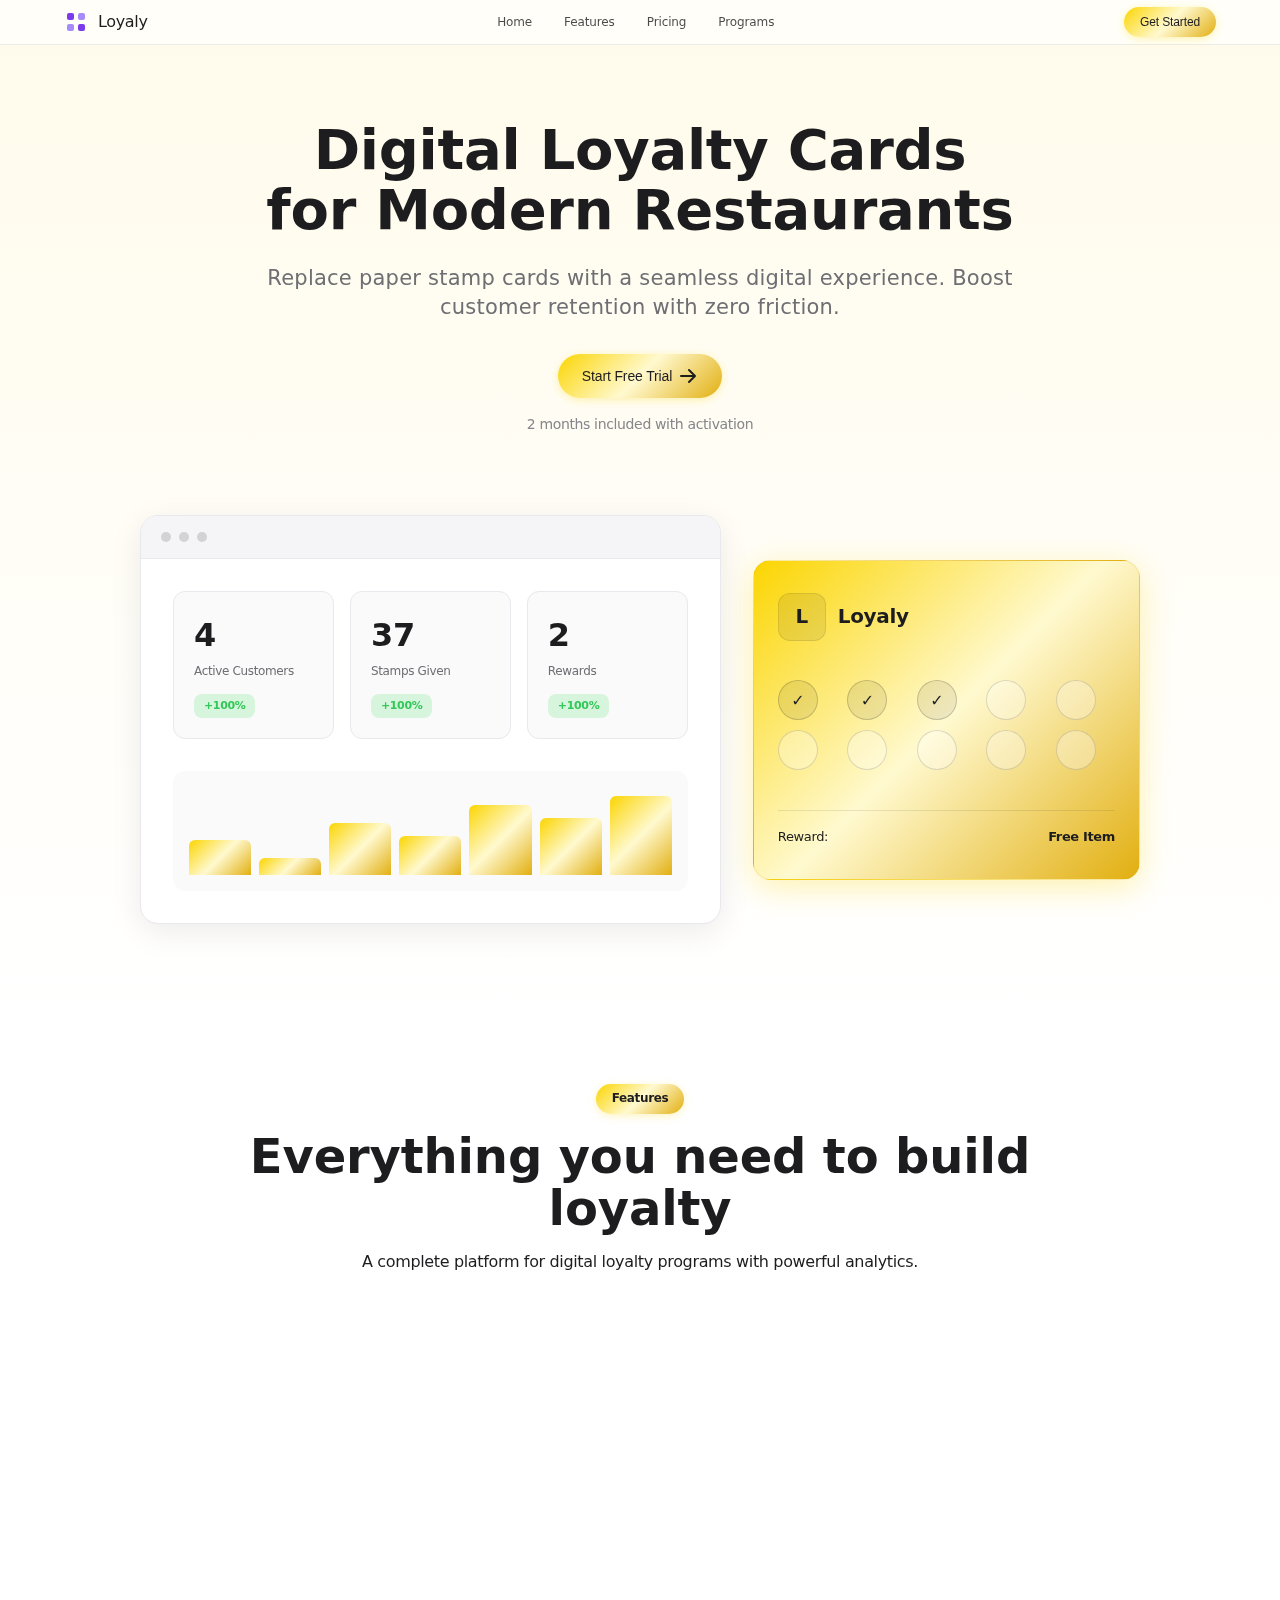
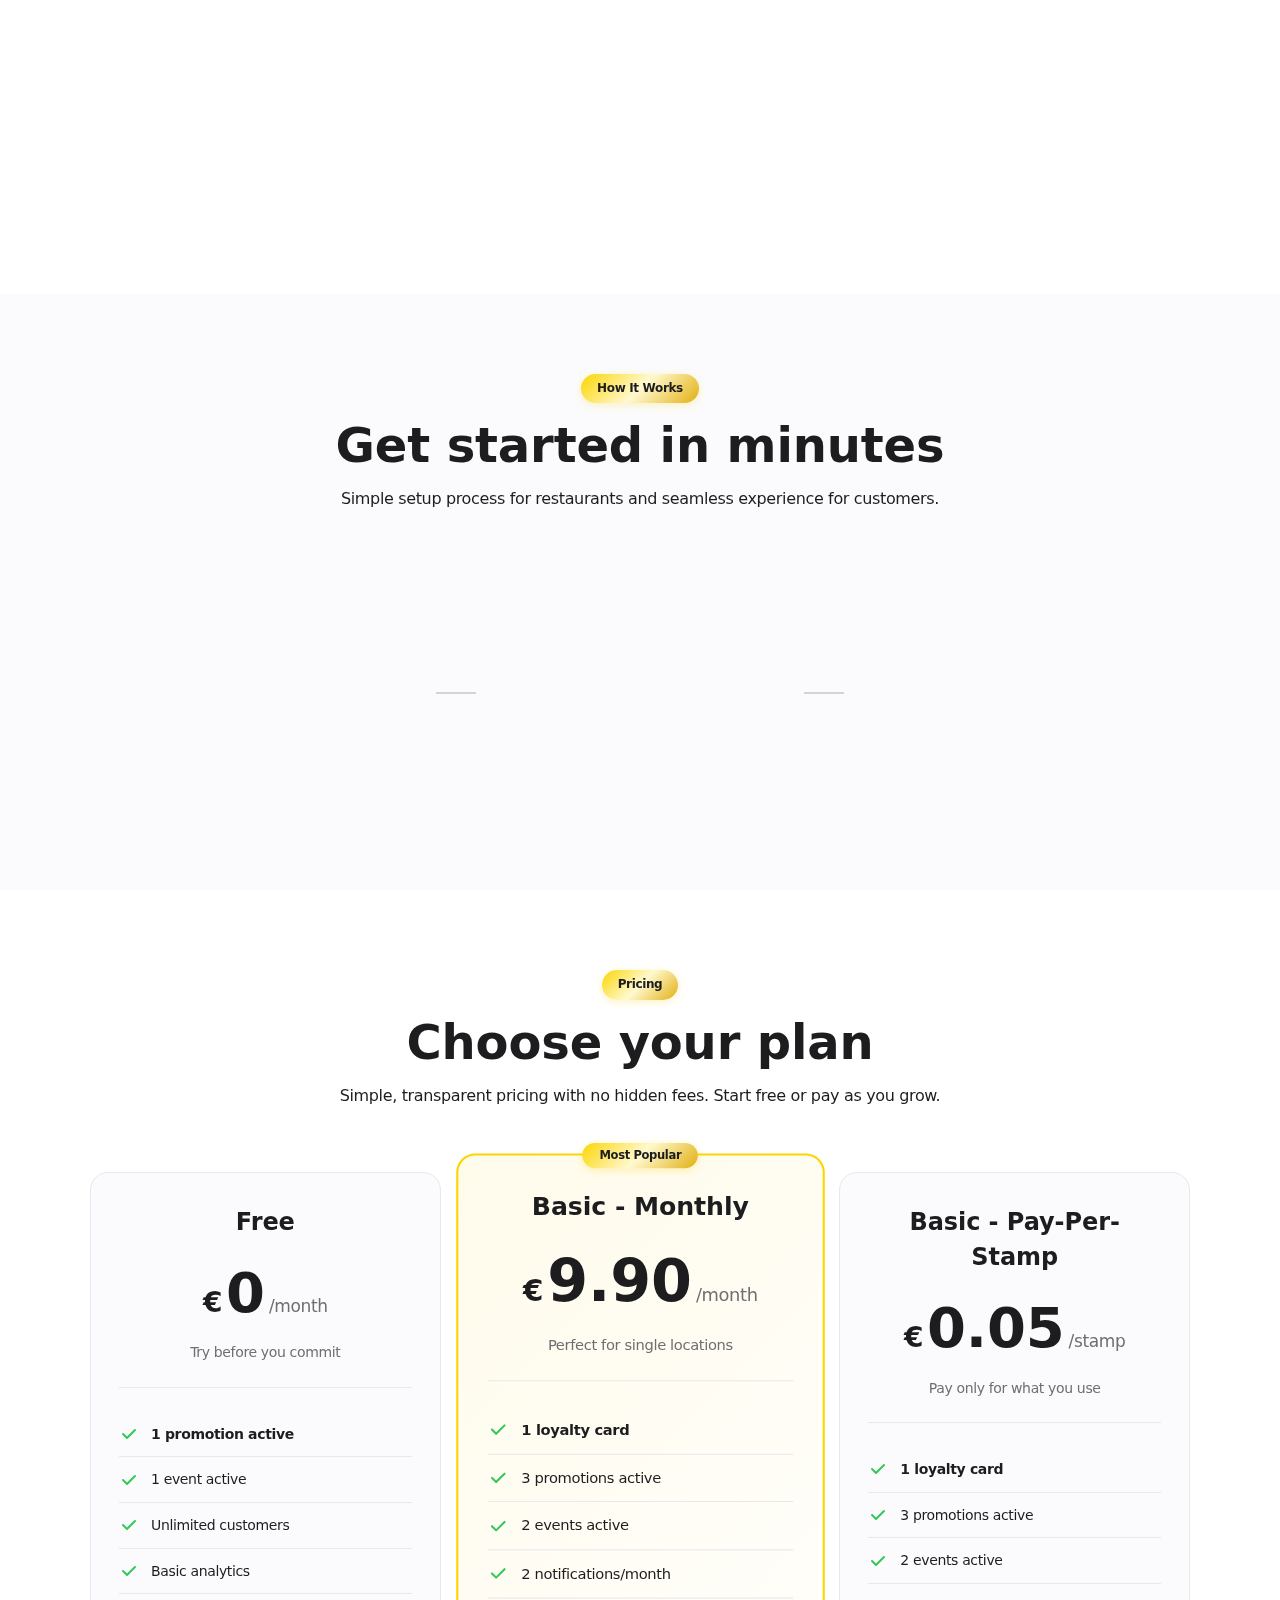
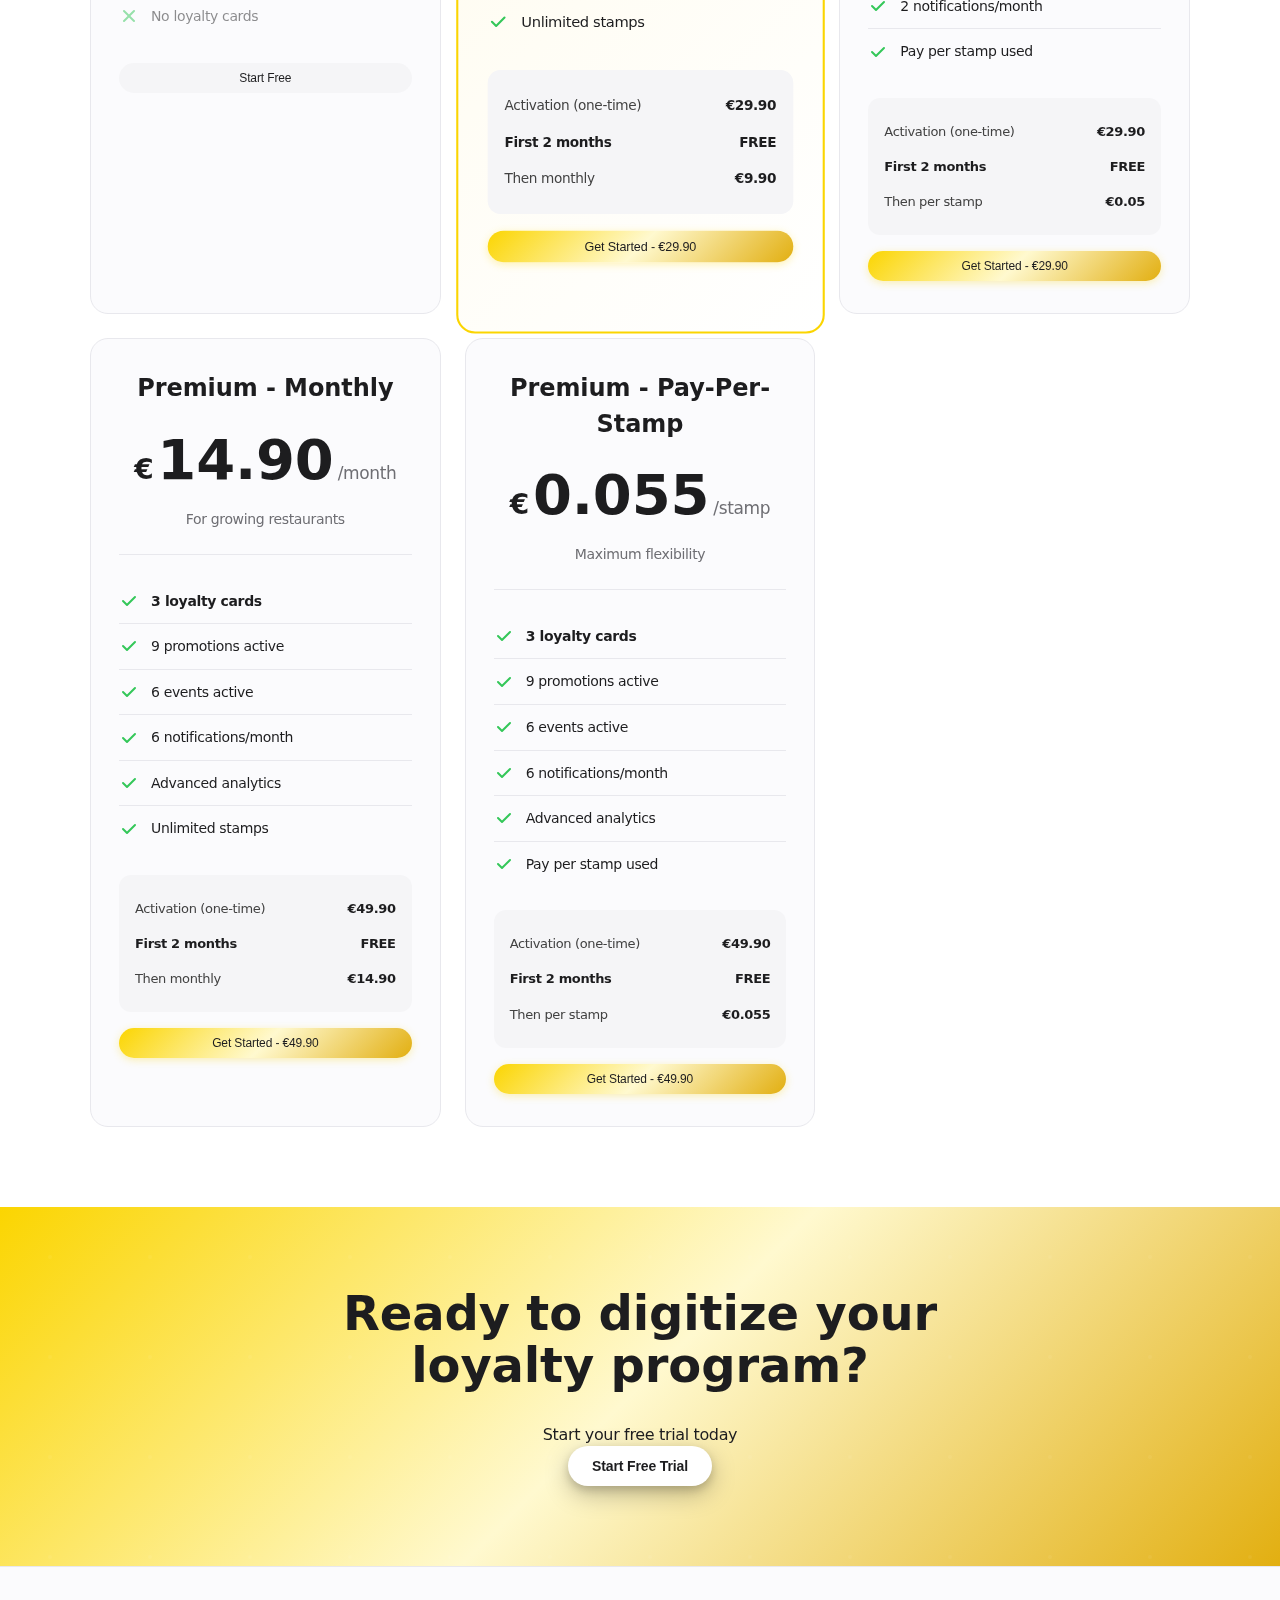
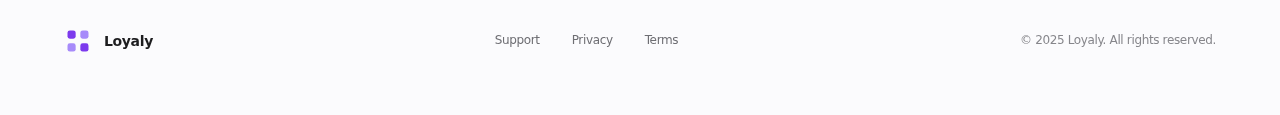
<file: index.html>
<!DOCTYPE html>
<html lang="en">
<head>
    <meta charset="UTF-8">
    <meta name="viewport" content="width=device-width, initial-scale=1.0">
    <title>Loyaly - Digital Loyalty Cards Platform</title>
    <link rel="stylesheet" href="style.css">
</head>
<body>
    <!-- Navigation -->
    <nav class="nav">
        <div class="nav-container">
            <div class="nav-brand">
                <svg width="24" height="24" viewBox="0 0 24 24" fill="none">
                    <rect x="3" y="3" width="7" height="7" rx="2" fill="#7C3AED"/>
                    <rect x="14" y="3" width="7" height="7" rx="2" fill="#A78BFA"/>
                    <rect x="3" y="14" width="7" height="7" rx="2" fill="#A78BFA"/>
                    <rect x="14" y="14" width="7" height="7" rx="2" fill="#7C3AED"/>
                </svg>
                <span>Loyaly</span>
            </div>
            <div class="nav-menu">
                <a href="index.html" class="nav-link">Home</a>
                <a href="#features" class="nav-link">Features</a>
                <a href="#pricing" class="nav-link">Pricing</a>
                <a href="programs/index.html" class="nav-link">Programs</a>
            </div>
            <div class="nav-actions">
                <button class="btn btn-primary" onclick="window.location.href='https://fideltyapp-admin.vercel.app/auth/welcome.html'">Get Started</button>
            </div>
        </div>
    </nav>

    <!-- Hero Section -->
    <section class="hero">
        <div class="container">
            <div class="hero-content">
                <h1>Digital Loyalty Cards<br>for Modern Restaurants</h1>
                <p class="hero-subtitle">
                    Replace paper stamp cards with a seamless digital experience. 
                    Boost customer retention with zero friction.
                </p>
                <div class="hero-actions">
                    <button class="btn btn-primary btn-large" onclick="window.location.href='https://fideltyapp-admin.vercel.app/auth/welcome.html'">
                        Start Free Trial
                        <svg width="20" height="20" viewBox="0 0 20 20" fill="currentColor">
                            <path d="M10.293 3.293a1 1 0 011.414 0l6 6a1 1 0 010 1.414l-6 6a1 1 0 01-1.414-1.414L14.586 11H3a1 1 0 110-2h11.586l-4.293-4.293a1 1 0 010-1.414z"/>
                        </svg>
                    </button>
                </div>
                <p class="hero-note">
                    2 months included with activation
                </p>
            </div>
            <div class="hero-visual">
                <div class="dashboard-preview">
                    <div class="dashboard-header">
                        <div class="dot"></div>
                        <div class="dot"></div>
                        <div class="dot"></div>
                    </div>
                    <div class="dashboard-content">
                        <div class="stats-grid">
                            <div class="stat-card">
                                <div class="stat-value">4</div>
                                <div class="stat-label">Active Customers</div>
                                <div class="stat-badge positive">+100%</div>
                            </div>
                            <div class="stat-card">
                                <div class="stat-value">37</div>
                                <div class="stat-label">Stamps Given</div>
                                <div class="stat-badge positive">+100%</div>
                            </div>
                            <div class="stat-card">
                                <div class="stat-value">2</div>
                                <div class="stat-label">Rewards</div>
                                <div class="stat-badge positive">+100%</div>
                            </div>
                        </div>
                        <div class="chart-container">
                            <div class="chart-bar" style="height: 40%"></div>
                            <div class="chart-bar" style="height: 20%"></div>
                            <div class="chart-bar" style="height: 60%"></div>
                            <div class="chart-bar" style="height: 45%"></div>
                            <div class="chart-bar" style="height: 80%"></div>
                            <div class="chart-bar" style="height: 65%"></div>
                            <div class="chart-bar" style="height: 90%"></div>
                        </div>
                    </div>
                </div>
                <div class="loyalty-card-preview">
                    <div class="loyalty-card">
                        <div class="card-header">
                            <div class="card-logo">L</div>
                            <div class="card-name">Loyaly</div>
                        </div>
                        <div class="stamps-grid">
                            <div class="stamp filled">✓</div>
                            <div class="stamp filled">✓</div>
                            <div class="stamp filled">✓</div>
                            <div class="stamp"></div>
                            <div class="stamp"></div>
                            <div class="stamp"></div>
                            <div class="stamp"></div>
                            <div class="stamp"></div>
                            <div class="stamp"></div>
                            <div class="stamp"></div>
                        </div>
                        <div class="card-footer">
                            <span class="card-reward">Reward:</span>
                            <span class="card-reward-text">Free Item</span>
                        </div>
                    </div>
                </div>
            </div>
        </div>
    </section>

    <!-- Features Section -->
    <section id="features" class="features">
        <div class="container">
            <div class="section-header">
                <div class="section-tag">Features</div>
                <h2>Everything you need to build loyalty</h2>
                <p>A complete platform for digital loyalty programs with powerful analytics.</p>
            </div>
            
            <div class="features-grid">
                <div class="feature-card">
                    <div class="feature-icon">
                        <svg width="24" height="24" viewBox="0 0 24 24" fill="none" stroke="currentColor" stroke-width="2">
                            <rect x="3" y="3" width="18" height="18" rx="2"/>
                            <path d="M3 9h18M9 3v18"/>
                        </svg>
                    </div>
                    <h3>QR Code Scanning</h3>
                    <p>Quick and secure stamp validation in under 3 seconds.</p>
                </div>
                
                <div class="feature-card">
                    <div class="feature-icon">
                        <svg width="24" height="24" viewBox="0 0 24 24" fill="none" stroke="currentColor" stroke-width="2">
                            <path d="M13 2L3 14h9l-1 8 10-12h-9l1-8z"/>
                        </svg>
                    </div>
                    <h3>Real-time Analytics</h3>
                    <p>Track customer behavior and loyalty program performance.</p>
                </div>
                
                <div class="feature-card" style="opacity: 0.6; position: relative;">
                    <div style="position: absolute; top: 12px; right: 12px; background: #f59e0b; color: white; padding: 4px 8px; border-radius: 12px; font-size: 11px; font-weight: 600;">COMING SOON</div>
                    <div class="feature-icon">
                        <svg width="24" height="24" viewBox="0 0 24 24" fill="none" stroke="currentColor" stroke-width="2">
                            <path d="M18 8A6 6 0 0 0 6 8c0 7-3 9-3 9h18s-3-2-3-9"/>
                            <path d="M13.73 21a2 2 0 0 1-3.46 0"/>
                        </svg>
                    </div>
                    <h3>Push Notifications</h3>
                    <p>Engage customers with targeted offers and reminders.</p>
                </div>
                
                <div class="feature-card">
                    <div class="feature-icon">
                        <svg width="24" height="24" viewBox="0 0 24 24" fill="none" stroke="currentColor" stroke-width="2">
                            <rect x="2" y="5" width="20" height="14" rx="2"/>
                            <path d="M2 10h20"/>
                        </svg>
                    </div>
                    <h3>Digital Wallet</h3>
                    <p>Apple & Google Wallet integration for native experience.</p>
                </div>
                
                <div class="feature-card">
                    <div class="feature-icon">
                        <svg width="24" height="24" viewBox="0 0 24 24" fill="none" stroke="currentColor" stroke-width="2">
                            <path d="M12 2l3.09 6.26L22 9.27l-5 4.87 1.18 6.88L12 17.77l-6.18 3.25L7 14.14 2 9.27l6.91-1.01L12 2z"/>
                        </svg>
                    </div>
                    <h3>Reward Management</h3>
                    <p>Flexible reward tiers and automated redemption.</p>
                </div>
                
                <div class="feature-card">
                    <div class="feature-icon">
                        <svg width="24" height="24" viewBox="0 0 24 24" fill="none" stroke="currentColor" stroke-width="2">
                            <circle cx="12" cy="12" r="10"/>
                            <path d="M12 6v6l4 2"/>
                        </svg>
                    </div>
                    <h3>Instant Setup</h3>
                    <p>Go live in 5 minutes with our simple onboarding.</p>
                </div>
            </div>
        </div>
    </section>

    <!-- How It Works -->
    <section class="how-it-works">
        <div class="container">
            <div class="section-header">
                <div class="section-tag">How It Works</div>
                <h2>Get started in minutes</h2>
                <p>Simple setup process for restaurants and seamless experience for customers.</p>
            </div>
            
            <div class="process-grid">
                <div class="process-step">
                    <div class="step-number">01</div>
                    <h3>Create Your Card</h3>
                    <p>Design your loyalty card with custom branding and rewards.</p>
                </div>
                <div class="process-connector"></div>
                <div class="process-step">
                    <div class="step-number">02</div>
                    <h3>Display QR Code</h3>
                    <p>Place QR codes in your restaurant for customers to scan.</p>
                </div>
                <div class="process-connector"></div>
                <div class="process-step">
                    <div class="step-number">03</div>
                    <h3>Track & Engage</h3>
                    <p>Monitor analytics and send targeted notifications.</p>
                </div>
            </div>
        </div>
    </section>

    <!-- Pricing Section -->
    <section id="pricing" class="pricing">
        <div class="container">
            <div class="section-header">
                <div class="section-tag">Pricing</div>
                <h2>Choose your plan</h2>
                <p>Simple, transparent pricing with no hidden fees. Start free or pay as you grow.</p>
            </div>
            
            <div class="pricing-grid">
                <!-- Free Plan -->
                <div class="pricing-card">
                    <div class="pricing-header">
                        <h3>Free</h3>
                        <div class="price">
                            <span class="price-currency">€</span>
                            <span class="price-amount">0</span>
                            <span class="price-period">/month</span>
                        </div>
                        <p class="price-note">Try before you commit</p>
                    </div>
                    
                    <ul class="pricing-features">
                        <li>
                            <svg width="20" height="20" viewBox="0 0 20 20" fill="currentColor">
                                <path d="M16.707 5.293a1 1 0 010 1.414l-8 8a1 1 0 01-1.414 0l-4-4a1 1 0 011.414-1.414L8 12.586l7.293-7.293a1 1 0 011.414 0z"/>
                            </svg>
                            <strong>1 promotion active</strong>
                        </li>
                        <li>
                            <svg width="20" height="20" viewBox="0 0 20 20" fill="currentColor">
                                <path d="M16.707 5.293a1 1 0 010 1.414l-8 8a1 1 0 01-1.414 0l-4-4a1 1 0 011.414-1.414L8 12.586l7.293-7.293a1 1 0 011.414 0z"/>
                            </svg>
                            1 event active
                        </li>
                        <li>
                            <svg width="20" height="20" viewBox="0 0 20 20" fill="currentColor">
                                <path d="M16.707 5.293a1 1 0 010 1.414l-8 8a1 1 0 01-1.414 0l-4-4a1 1 0 011.414-1.414L8 12.586l7.293-7.293a1 1 0 011.414 0z"/>
                            </svg>
                            Unlimited customers
                        </li>
                        <li>
                            <svg width="20" height="20" viewBox="0 0 20 20" fill="currentColor">
                                <path d="M16.707 5.293a1 1 0 010 1.414l-8 8a1 1 0 01-1.414 0l-4-4a1 1 0 011.414-1.414L8 12.586l7.293-7.293a1 1 0 011.414 0z"/>
                            </svg>
                            Basic analytics
                        </li>
                        <li style="opacity: 0.5;">
                            <svg width="20" height="20" viewBox="0 0 20 20" fill="currentColor">
                                <path d="M4.293 4.293a1 1 0 011.414 0L10 8.586l4.293-4.293a1 1 0 111.414 1.414L11.414 10l4.293 4.293a1 1 0 01-1.414 1.414L10 11.414l-4.293 4.293a1 1 0 01-1.414-1.414L8.586 10 4.293 5.707a1 1 0 010-1.414z"/>
                            </svg>
                            No loyalty cards
                        </li>
                    </ul>
                    
                    <div class="pricing-cta">
                        <button class="btn btn-secondary btn-full" onclick="window.location.href='https://fideltyapp-admin.vercel.app/auth/welcome.html?plan=free'">
                            Start Free
                        </button>
                    </div>
                </div>

                <!-- Basic Monthly Plan -->
                <div class="pricing-card featured">
                    <div class="pricing-badge">Most Popular</div>
                    <div class="pricing-header">
                        <h3>Basic - Monthly</h3>
                        <div class="price">
                            <span class="price-currency">€</span>
                            <span class="price-amount">9.90</span>
                            <span class="price-period">/month</span>
                        </div>
                        <p class="price-note">Perfect for single locations</p>
                    </div>
                    
                    <ul class="pricing-features">
                        <li>
                            <svg width="20" height="20" viewBox="0 0 20 20" fill="currentColor">
                                <path d="M16.707 5.293a1 1 0 010 1.414l-8 8a1 1 0 01-1.414 0l-4-4a1 1 0 011.414-1.414L8 12.586l7.293-7.293a1 1 0 011.414 0z"/>
                            </svg>
                            <strong>1 loyalty card</strong>
                        </li>
                        <li>
                            <svg width="20" height="20" viewBox="0 0 20 20" fill="currentColor">
                                <path d="M16.707 5.293a1 1 0 010 1.414l-8 8a1 1 0 01-1.414 0l-4-4a1 1 0 011.414-1.414L8 12.586l7.293-7.293a1 1 0 011.414 0z"/>
                            </svg>
                            3 promotions active
                        </li>
                        <li>
                            <svg width="20" height="20" viewBox="0 0 20 20" fill="currentColor">
                                <path d="M16.707 5.293a1 1 0 010 1.414l-8 8a1 1 0 01-1.414 0l-4-4a1 1 0 011.414-1.414L8 12.586l7.293-7.293a1 1 0 011.414 0z"/>
                            </svg>
                            2 events active
                        </li>
                        <li>
                            <svg width="20" height="20" viewBox="0 0 20 20" fill="currentColor">
                                <path d="M16.707 5.293a1 1 0 010 1.414l-8 8a1 1 0 01-1.414 0l-4-4a1 1 0 011.414-1.414L8 12.586l7.293-7.293a1 1 0 011.414 0z"/>
                            </svg>
                            2 notifications/month
                        </li>
                        <li>
                            <svg width="20" height="20" viewBox="0 0 20 20" fill="currentColor">
                                <path d="M16.707 5.293a1 1 0 010 1.414l-8 8a1 1 0 01-1.414 0l-4-4a1 1 0 011.414-1.414L8 12.586l7.293-7.293a1 1 0 011.414 0z"/>
                            </svg>
                            Unlimited stamps
                        </li>
                    </ul>
                    
                    <div class="pricing-cta">
                        <div class="price-breakdown">
                            <div class="price-row">
                                <span>Activation (one-time)</span>
                                <span class="price-value">€29.90</span>
                            </div>
                            <div class="price-row highlight">
                                <span>First 2 months</span>
                                <span class="price-value">FREE</span>
                            </div>
                            <div class="price-row">
                                <span>Then monthly</span>
                                <span class="price-value">€9.90</span>
                            </div>
                        </div>
                        <button class="btn btn-primary btn-full" onclick="window.location.href='https://fideltyapp-admin.vercel.app/auth/welcome.html?plan=basic&billing=monthly'">
                            Get Started - €29.90
                        </button>
                    </div>
                </div>

                <!-- Basic Pay-Per-Stamp Plan -->
                <div class="pricing-card">
                    <div class="pricing-header">
                        <h3>Basic - Pay-Per-Stamp</h3>
                        <div class="price">
                            <span class="price-currency">€</span>
                            <span class="price-amount">0.05</span>
                            <span class="price-period">/stamp</span>
                        </div>
                        <p class="price-note">Pay only for what you use</p>
                    </div>
                    
                    <ul class="pricing-features">
                        <li>
                            <svg width="20" height="20" viewBox="0 0 20 20" fill="currentColor">
                                <path d="M16.707 5.293a1 1 0 010 1.414l-8 8a1 1 0 01-1.414 0l-4-4a1 1 0 011.414-1.414L8 12.586l7.293-7.293a1 1 0 011.414 0z"/>
                            </svg>
                            <strong>1 loyalty card</strong>
                        </li>
                        <li>
                            <svg width="20" height="20" viewBox="0 0 20 20" fill="currentColor">
                                <path d="M16.707 5.293a1 1 0 010 1.414l-8 8a1 1 0 01-1.414 0l-4-4a1 1 0 011.414-1.414L8 12.586l7.293-7.293a1 1 0 011.414 0z"/>
                            </svg>
                            3 promotions active
                        </li>
                        <li>
                            <svg width="20" height="20" viewBox="0 0 20 20" fill="currentColor">
                                <path d="M16.707 5.293a1 1 0 010 1.414l-8 8a1 1 0 01-1.414 0l-4-4a1 1 0 011.414-1.414L8 12.586l7.293-7.293a1 1 0 011.414 0z"/>
                            </svg>
                            2 events active
                        </li>
                        <li>
                            <svg width="20" height="20" viewBox="0 0 20 20" fill="currentColor">
                                <path d="M16.707 5.293a1 1 0 010 1.414l-8 8a1 1 0 01-1.414 0l-4-4a1 1 0 011.414-1.414L8 12.586l7.293-7.293a1 1 0 011.414 0z"/>
                            </svg>
                            2 notifications/month
                        </li>
                        <li>
                            <svg width="20" height="20" viewBox="0 0 20 20" fill="currentColor">
                                <path d="M16.707 5.293a1 1 0 010 1.414l-8 8a1 1 0 01-1.414 0l-4-4a1 1 0 011.414-1.414L8 12.586l7.293-7.293a1 1 0 011.414 0z"/>
                            </svg>
                            Pay per stamp used
                        </li>
                    </ul>
                    
                    <div class="pricing-cta">
                        <div class="price-breakdown">
                            <div class="price-row">
                                <span>Activation (one-time)</span>
                                <span class="price-value">€29.90</span>
                            </div>
                            <div class="price-row highlight">
                                <span>First 2 months</span>
                                <span class="price-value">FREE</span>
                            </div>
                            <div class="price-row">
                                <span>Then per stamp</span>
                                <span class="price-value">€0.05</span>
                            </div>
                        </div>
                        <button class="btn btn-primary btn-full" onclick="window.location.href='https://fideltyapp-admin.vercel.app/auth/welcome.html?plan=basic&billing=metered'">
                            Get Started - €29.90
                        </button>
                    </div>
                </div>

                <!-- Premium Monthly Plan -->
                <div class="pricing-card">
                    <div class="pricing-header">
                        <h3>Premium - Monthly</h3>
                        <div class="price">
                            <span class="price-currency">€</span>
                            <span class="price-amount">14.90</span>
                            <span class="price-period">/month</span>
                        </div>
                        <p class="price-note">For growing restaurants</p>
                    </div>
                    
                    <ul class="pricing-features">
                        <li>
                            <svg width="20" height="20" viewBox="0 0 20 20" fill="currentColor">
                                <path d="M16.707 5.293a1 1 0 010 1.414l-8 8a1 1 0 01-1.414 0l-4-4a1 1 0 011.414-1.414L8 12.586l7.293-7.293a1 1 0 011.414 0z"/>
                            </svg>
                            <strong>3 loyalty cards</strong>
                        </li>
                        <li>
                            <svg width="20" height="20" viewBox="0 0 20 20" fill="currentColor">
                                <path d="M16.707 5.293a1 1 0 010 1.414l-8 8a1 1 0 01-1.414 0l-4-4a1 1 0 011.414-1.414L8 12.586l7.293-7.293a1 1 0 011.414 0z"/>
                            </svg>
                            9 promotions active
                        </li>
                        <li>
                            <svg width="20" height="20" viewBox="0 0 20 20" fill="currentColor">
                                <path d="M16.707 5.293a1 1 0 010 1.414l-8 8a1 1 0 01-1.414 0l-4-4a1 1 0 011.414-1.414L8 12.586l7.293-7.293a1 1 0 011.414 0z"/>
                            </svg>
                            6 events active
                        </li>
                        <li>
                            <svg width="20" height="20" viewBox="0 0 20 20" fill="currentColor">
                                <path d="M16.707 5.293a1 1 0 010 1.414l-8 8a1 1 0 01-1.414 0l-4-4a1 1 0 011.414-1.414L8 12.586l7.293-7.293a1 1 0 011.414 0z"/>
                            </svg>
                            6 notifications/month
                        </li>
                        <li>
                            <svg width="20" height="20" viewBox="0 0 20 20" fill="currentColor">
                                <path d="M16.707 5.293a1 1 0 010 1.414l-8 8a1 1 0 01-1.414 0l-4-4a1 1 0 011.414-1.414L8 12.586l7.293-7.293a1 1 0 011.414 0z"/>
                            </svg>
                            Advanced analytics
                        </li>
                        <li>
                            <svg width="20" height="20" viewBox="0 0 20 20" fill="currentColor">
                                <path d="M16.707 5.293a1 1 0 010 1.414l-8 8a1 1 0 01-1.414 0l-4-4a1 1 0 011.414-1.414L8 12.586l7.293-7.293a1 1 0 011.414 0z"/>
                            </svg>
                            Unlimited stamps
                        </li>
                    </ul>
                    
                    <div class="pricing-cta">
                        <div class="price-breakdown">
                            <div class="price-row">
                                <span>Activation (one-time)</span>
                                <span class="price-value">€49.90</span>
                            </div>
                            <div class="price-row highlight">
                                <span>First 2 months</span>
                                <span class="price-value">FREE</span>
                            </div>
                            <div class="price-row">
                                <span>Then monthly</span>
                                <span class="price-value">€14.90</span>
                            </div>
                        </div>
                        <button class="btn btn-primary btn-full" onclick="window.location.href='https://fideltyapp-admin.vercel.app/auth/welcome.html?plan=premium&billing=monthly'">
                            Get Started - €49.90
                        </button>
                    </div>
                </div>

                <!-- Premium Pay-Per-Stamp Plan -->
                <div class="pricing-card">
                    <div class="pricing-header">
                        <h3>Premium - Pay-Per-Stamp</h3>
                        <div class="price">
                            <span class="price-currency">€</span>
                            <span class="price-amount">0.055</span>
                            <span class="price-period">/stamp</span>
                        </div>
                        <p class="price-note">Maximum flexibility</p>
                    </div>
                    
                    <ul class="pricing-features">
                        <li>
                            <svg width="20" height="20" viewBox="0 0 20 20" fill="currentColor">
                                <path d="M16.707 5.293a1 1 0 010 1.414l-8 8a1 1 0 01-1.414 0l-4-4a1 1 0 011.414-1.414L8 12.586l7.293-7.293a1 1 0 011.414 0z"/>
                            </svg>
                            <strong>3 loyalty cards</strong>
                        </li>
                        <li>
                            <svg width="20" height="20" viewBox="0 0 20 20" fill="currentColor">
                                <path d="M16.707 5.293a1 1 0 010 1.414l-8 8a1 1 0 01-1.414 0l-4-4a1 1 0 011.414-1.414L8 12.586l7.293-7.293a1 1 0 011.414 0z"/>
                            </svg>
                            9 promotions active
                        </li>
                        <li>
                            <svg width="20" height="20" viewBox="0 0 20 20" fill="currentColor">
                                <path d="M16.707 5.293a1 1 0 010 1.414l-8 8a1 1 0 01-1.414 0l-4-4a1 1 0 011.414-1.414L8 12.586l7.293-7.293a1 1 0 011.414 0z"/>
                            </svg>
                            6 events active
                        </li>
                        <li>
                            <svg width="20" height="20" viewBox="0 0 20 20" fill="currentColor">
                                <path d="M16.707 5.293a1 1 0 010 1.414l-8 8a1 1 0 01-1.414 0l-4-4a1 1 0 011.414-1.414L8 12.586l7.293-7.293a1 1 0 011.414 0z"/>
                            </svg>
                            6 notifications/month
                        </li>
                        <li>
                            <svg width="20" height="20" viewBox="0 0 20 20" fill="currentColor">
                                <path d="M16.707 5.293a1 1 0 010 1.414l-8 8a1 1 0 01-1.414 0l-4-4a1 1 0 011.414-1.414L8 12.586l7.293-7.293a1 1 0 011.414 0z"/>
                            </svg>
                            Advanced analytics
                        </li>
                        <li>
                            <svg width="20" height="20" viewBox="0 0 20 20" fill="currentColor">
                                <path d="M16.707 5.293a1 1 0 010 1.414l-8 8a1 1 0 01-1.414 0l-4-4a1 1 0 011.414-1.414L8 12.586l7.293-7.293a1 1 0 011.414 0z"/>
                            </svg>
                            Pay per stamp used
                        </li>
                    </ul>
                    
                    <div class="pricing-cta">
                        <div class="price-breakdown">
                            <div class="price-row">
                                <span>Activation (one-time)</span>
                                <span class="price-value">€49.90</span>
                            </div>
                            <div class="price-row highlight">
                                <span>First 2 months</span>
                                <span class="price-value">FREE</span>
                            </div>
                            <div class="price-row">
                                <span>Then per stamp</span>
                                <span class="price-value">€0.055</span>
                            </div>
                        </div>
                        <button class="btn btn-primary btn-full" onclick="window.location.href='https://fideltyapp-admin.vercel.app/auth/welcome.html?plan=premium&billing=metered'">
                            Get Started - €49.90
                        </button>
                    </div>
                </div>
            </div>
        </div>
    </section>

    <!-- CTA Section -->
    <section class="cta">
        <div class="container">
            <div class="cta-content">
                <h2>Ready to digitize your loyalty program?</h2>
                <p>Start your free trial today</p>
                <div class="cta-actions">
                    <button class="btn btn-primary btn-large" onclick="window.location.href='https://fideltyapp-admin.vercel.app/auth/welcome.html'">
                        Start Free Trial
                    </button>
                </div>
            </div>
        </div>
    </section>

    <!-- Footer -->
    <footer class="footer">
        <div class="container">
            <div class="footer-content">
                <div class="footer-brand">
                    <svg width="24" height="24" viewBox="0 0 24 24" fill="none">
                        <rect x="3" y="3" width="7" height="7" rx="2" fill="#7C3AED"/>
                        <rect x="14" y="3" width="7" height="7" rx="2" fill="#A78BFA"/>
                        <rect x="3" y="14" width="7" height="7" rx="2" fill="#A78BFA"/>
                        <rect x="14" y="14" width="7" height="7" rx="2" fill="#7C3AED"/>
                    </svg>
                    <span>Loyaly</span>
                </div>
                <div class="footer-links">
                    <a href="mailto:support@loyaly.eu">Support</a>
                    <a href="privacy.html">Privacy</a>
                    <a href="terms.html">Terms</a>
                </div>
                <div class="footer-copyright">
                    © 2025 Loyaly. All rights reserved.
                </div>
            </div>
        </div>
    </footer>

    <script src="script.js"></script>
</body>
</html>
</file>
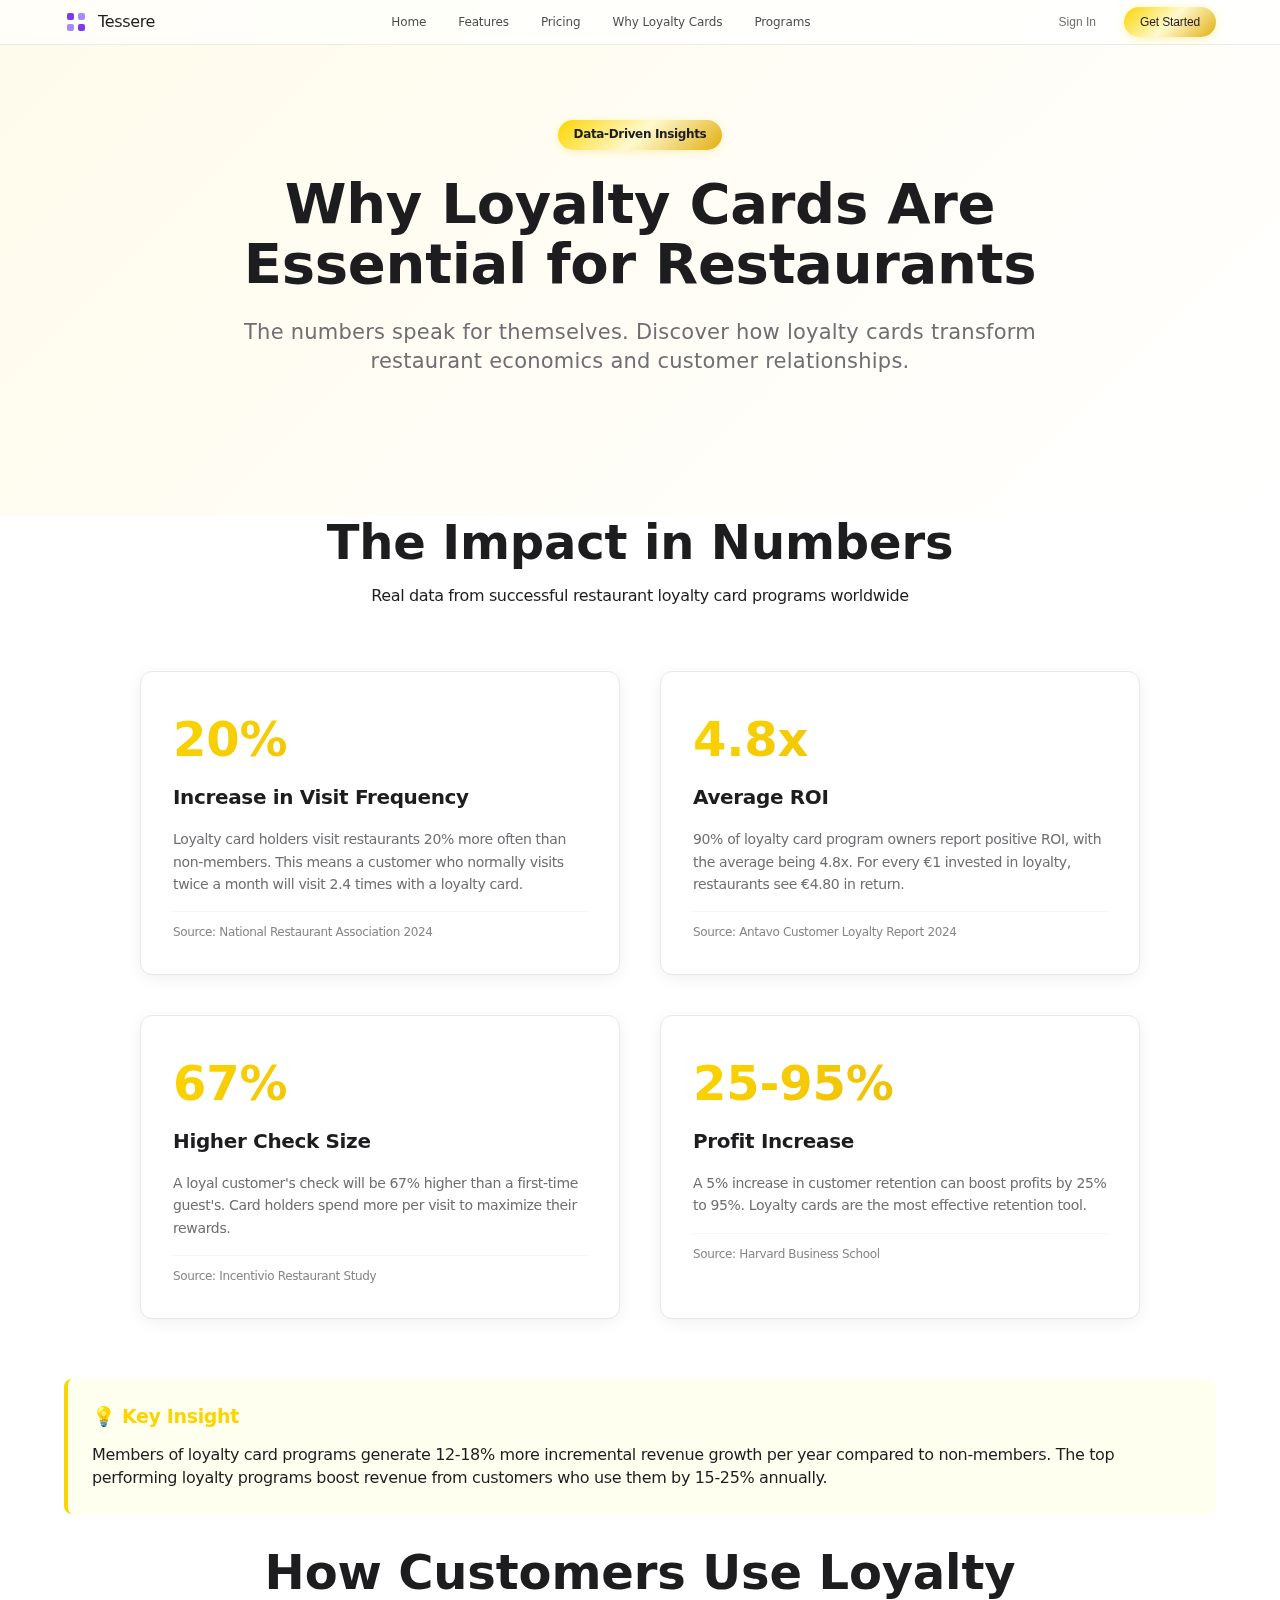
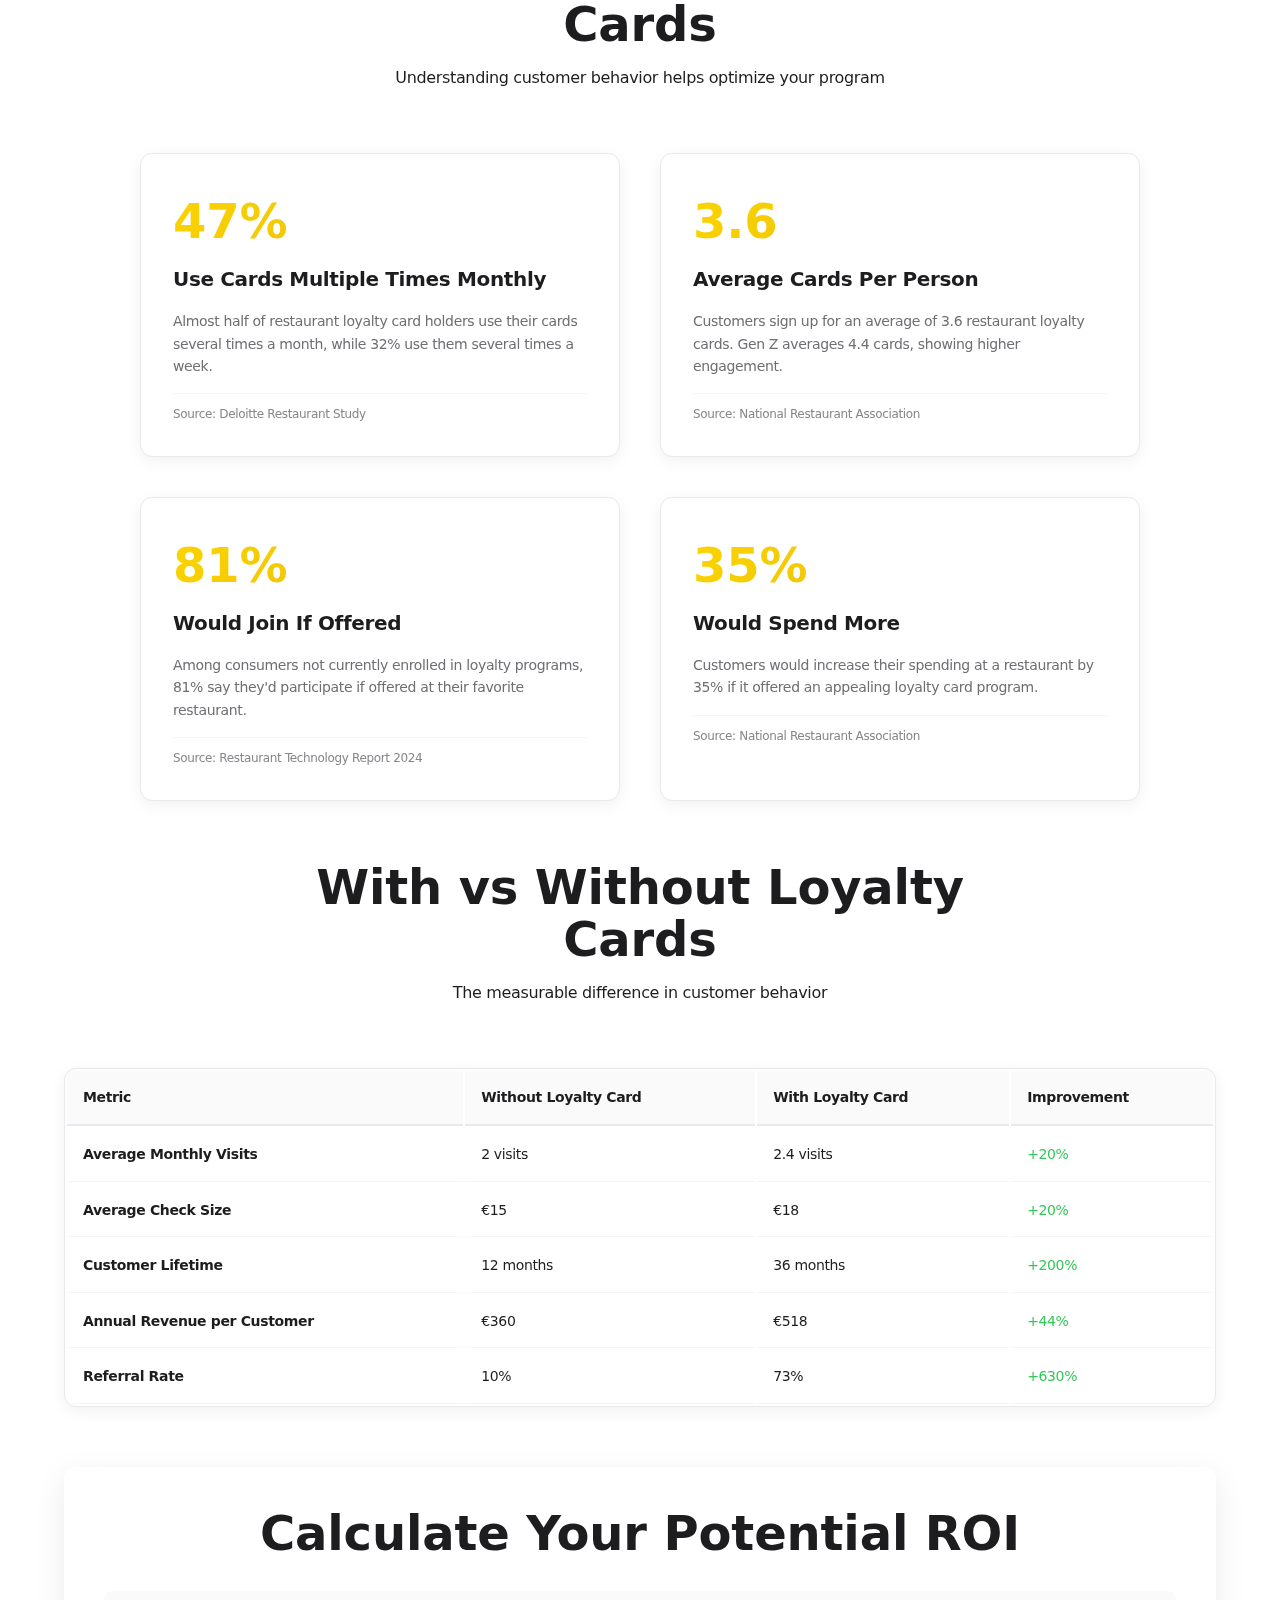
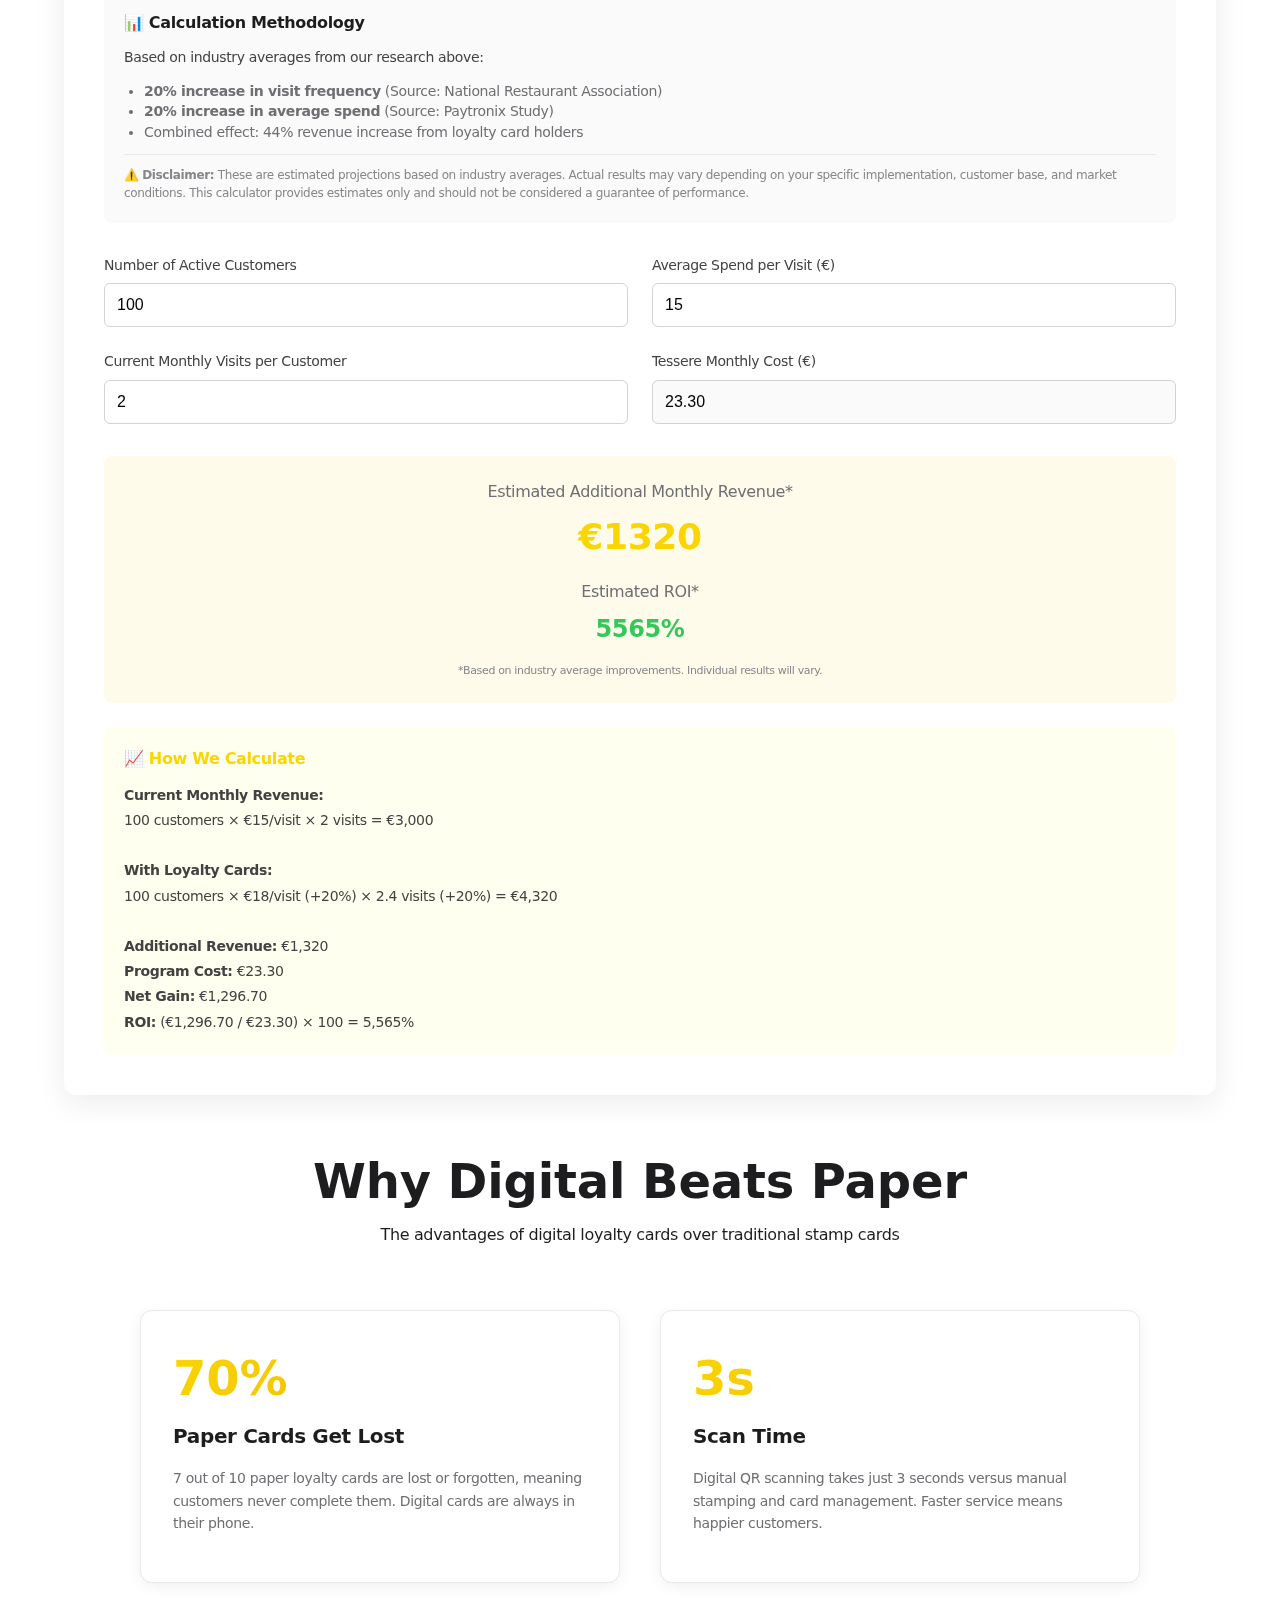
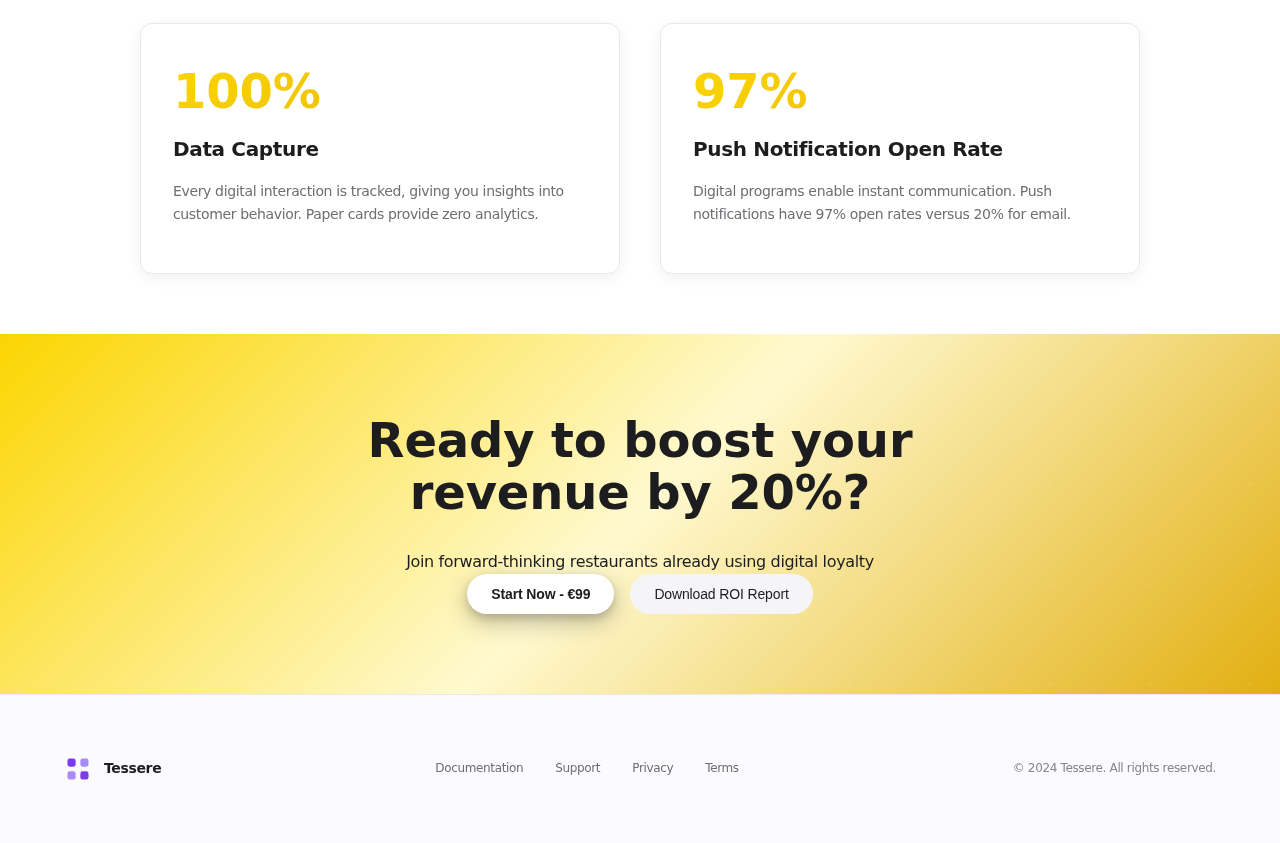
<file: fidelity-details.html>
<!DOCTYPE html>
<html lang="it">
<head>
    <meta charset="UTF-8">
    <meta name="viewport" content="width=device-width, initial-scale=1.0">
    <title>Why Loyalty Cards Work - Tessere</title>
    <link rel="stylesheet" href="style.css">
    <style>
        .stats-hero {
            padding: 120px 0 60px;
            background: linear-gradient(135deg, var(--primary-100) 0%, var(--bg-primary) 100%);
        }
        
        .stats-grid {
            display: grid;
            grid-template-columns: repeat(2, 1fr);
            gap: 40px;
            max-width: 1000px;
            margin: 60px auto;
        }
        
        .stat-block {
            background: white;
            padding: 32px;
            border-radius: 12px;
            box-shadow: var(--shadow-md);
        }
        
        .stat-block h3 {
            font-size: 20px;
            color: var(--gray-900);
            margin-bottom: 16px;
        }
        
        .big-stat {
            font-size: 48px;
            font-weight: 700;
            color: var(--primary-600);
            margin-bottom: 8px;
        }
        
        .stat-description {
            color: var(--gray-600);
            line-height: 1.6;
            margin-bottom: 16px;
        }
        
        .stat-source {
            font-size: 12px;
            color: var(--gray-500);
            padding-top: 12px;
            border-top: 1px solid var(--gray-100);
        }
        
        .insight-card {
            background: var(--primary-50);
            border-left: 4px solid var(--primary-600);
            padding: 24px;
            border-radius: 8px;
            margin: 32px 0;
        }
        
        .insight-card h4 {
            color: var(--primary-600);
            margin-bottom: 12px;
        }
        
        .comparison-table {
            background: white;
            border-radius: 12px;
            overflow: hidden;
            box-shadow: var(--shadow-md);
            margin: 40px 0;
        }
        
        .comparison-table th {
            background: var(--gray-50);
            padding: 16px;
            text-align: left;
            font-weight: 600;
            border-bottom: 2px solid var(--gray-200);
        }
        
        .comparison-table td {
            padding: 16px;
            border-bottom: 1px solid var(--gray-100);
        }
        
        .roi-calculator {
            background: white;
            padding: 40px;
            border-radius: 12px;
            box-shadow: var(--shadow-lg);
            margin: 60px 0;
        }
        
        .calculator-inputs {
            display: grid;
            grid-template-columns: repeat(2, 1fr);
            gap: 24px;
            margin-bottom: 32px;
        }
        
        .input-group {
            display: flex;
            flex-direction: column;
        }
        
        .input-group label {
            font-size: 14px;
            color: var(--gray-700);
            margin-bottom: 8px;
        }
        
        .input-group input {
            padding: 12px;
            border: 1px solid var(--gray-300);
            border-radius: 6px;
            font-size: 16px;
        }
        
        .calculator-result {
            background: var(--primary-100);
            padding: 24px;
            border-radius: 8px;
            text-align: center;
        }
        
        .result-label {
            color: var(--gray-600);
            margin-bottom: 8px;
        }
        
        .result-value {
            font-size: 36px;
            font-weight: 700;
            color: var(--primary-600);
        }
        
        @media (max-width: 768px) {
            .stats-grid {
                grid-template-columns: 1fr;
            }
            
            .calculator-inputs {
                grid-template-columns: 1fr;
            }
        }
    </style>
</head>
<body>
    <!-- Navigation -->
    <nav class="nav">
        <div class="nav-container">
            <div class="nav-brand">
                <svg width="24" height="24" viewBox="0 0 24 24" fill="none">
                    <rect x="3" y="3" width="7" height="7" rx="2" fill="#7C3AED"/>
                    <rect x="14" y="3" width="7" height="7" rx="2" fill="#A78BFA"/>
                    <rect x="3" y="14" width="7" height="7" rx="2" fill="#A78BFA"/>
                    <rect x="14" y="14" width="7" height="7" rx="2" fill="#7C3AED"/>
                </svg>
                <span>Tessere</span>
            </div>
            <div class="nav-menu">
                <a href="index.html" class="nav-link">Home</a>
                <a href="index.html#features" class="nav-link">Features</a>
                <a href="index.html#pricing" class="nav-link">Pricing</a>
                <a href="fidelity-details.html" class="nav-link">Why Loyalty Cards</a>
                <a href="programs/index.html" class="nav-link">Programs</a>
            </div>
            <div class="nav-actions">
                <button class="btn-text">Sign In</button>
                <button class="btn btn-primary">Get Started</button>
            </div>
        </div>
    </nav>

    <!-- Hero Section -->
    <section class="stats-hero">
        <div class="container">
            <div class="hero-content">
                <div class="badge">Data-Driven Insights</div>
                <h1>Why Loyalty Cards Are Essential for Restaurants</h1>
                <p class="hero-subtitle">
                    The numbers speak for themselves. Discover how loyalty cards transform 
                    restaurant economics and customer relationships.
                </p>
            </div>
        </div>
    </section>

    <!-- Key Statistics -->
    <section class="container">
        <div class="section-header">
            <h2>The Impact in Numbers</h2>
            <p>Real data from successful restaurant loyalty card programs worldwide</p>
        </div>

        <div class="stats-grid">
            <div class="stat-block">
                <div class="big-stat">20%</div>
                <h3>Increase in Visit Frequency</h3>
                <p class="stat-description">
                    Loyalty card holders visit restaurants 20% more often than non-members. 
                    This means a customer who normally visits twice a month will visit 2.4 times 
                    with a loyalty card.
                </p>
                <div class="stat-source">Source: National Restaurant Association 2024</div>
            </div>

            <div class="stat-block">
                <div class="big-stat">4.8x</div>
                <h3>Average ROI</h3>
                <p class="stat-description">
                    90% of loyalty card program owners report positive ROI, with the average being 
                    4.8x. For every €1 invested in loyalty, restaurants see €4.80 in return.
                </p>
                <div class="stat-source">Source: Antavo Customer Loyalty Report 2024</div>
            </div>

            <div class="stat-block">
                <div class="big-stat">67%</div>
                <h3>Higher Check Size</h3>
                <p class="stat-description">
                    A loyal customer's check will be 67% higher than a first-time guest's. 
                    Card holders spend more per visit to maximize their rewards.
                </p>
                <div class="stat-source">Source: Incentivio Restaurant Study</div>
            </div>

            <div class="stat-block">
                <div class="big-stat">25-95%</div>
                <h3>Profit Increase</h3>
                <p class="stat-description">
                    A 5% increase in customer retention can boost profits by 25% to 95%. 
                    Loyalty cards are the most effective retention tool.
                </p>
                <div class="stat-source">Source: Harvard Business School</div>
            </div>
        </div>

        <div class="insight-card">
            <h4>💡 Key Insight</h4>
            <p>
                Members of loyalty card programs generate 12-18% more incremental revenue growth per year 
                compared to non-members. The top performing loyalty programs boost revenue from customers 
                who use them by 15-25% annually.
            </p>
        </div>
    </section>

    <!-- Customer Behavior Section -->
    <section class="container">
        <div class="section-header">
            <h2>How Customers Use Loyalty Cards</h2>
            <p>Understanding customer behavior helps optimize your program</p>
        </div>

        <div class="stats-grid">
            <div class="stat-block">
                <div class="big-stat">47%</div>
                <h3>Use Cards Multiple Times Monthly</h3>
                <p class="stat-description">
                    Almost half of restaurant loyalty card holders use their cards several times 
                    a month, while 32% use them several times a week.
                </p>
                <div class="stat-source">Source: Deloitte Restaurant Study</div>
            </div>

            <div class="stat-block">
                <div class="big-stat">3.6</div>
                <h3>Average Cards Per Person</h3>
                <p class="stat-description">
                    Customers sign up for an average of 3.6 restaurant loyalty cards. 
                    Gen Z averages 4.4 cards, showing higher engagement.
                </p>
                <div class="stat-source">Source: National Restaurant Association</div>
            </div>

            <div class="stat-block">
                <div class="big-stat">81%</div>
                <h3>Would Join If Offered</h3>
                <p class="stat-description">
                    Among consumers not currently enrolled in loyalty programs, 81% say they'd 
                    participate if offered at their favorite restaurant.
                </p>
                <div class="stat-source">Source: Restaurant Technology Report 2024</div>
            </div>

            <div class="stat-block">
                <div class="big-stat">35%</div>
                <h3>Would Spend More</h3>
                <p class="stat-description">
                    Customers would increase their spending at a restaurant by 35% if it 
                    offered an appealing loyalty card program.
                </p>
                <div class="stat-source">Source: National Restaurant Association</div>
            </div>
        </div>
    </section>

    <!-- Comparison Table -->
    <section class="container">
        <div class="section-header">
            <h2>With vs Without Loyalty Cards</h2>
            <p>The measurable difference in customer behavior</p>
        </div>

        <table class="comparison-table" style="width: 100%;">
            <thead>
                <tr>
                    <th>Metric</th>
                    <th>Without Loyalty Card</th>
                    <th>With Loyalty Card</th>
                    <th>Improvement</th>
                </tr>
            </thead>
            <tbody>
                <tr>
                    <td><strong>Average Monthly Visits</strong></td>
                    <td>2 visits</td>
                    <td>2.4 visits</td>
                    <td style="color: var(--success);">+20%</td>
                </tr>
                <tr>
                    <td><strong>Average Check Size</strong></td>
                    <td>€15</td>
                    <td>€18</td>
                    <td style="color: var(--success);">+20%</td>
                </tr>
                <tr>
                    <td><strong>Customer Lifetime</strong></td>
                    <td>12 months</td>
                    <td>36 months</td>
                    <td style="color: var(--success);">+200%</td>
                </tr>
                <tr>
                    <td><strong>Annual Revenue per Customer</strong></td>
                    <td>€360</td>
                    <td>€518</td>
                    <td style="color: var(--success);">+44%</td>
                </tr>
                <tr>
                    <td><strong>Referral Rate</strong></td>
                    <td>10%</td>
                    <td>73%</td>
                    <td style="color: var(--success);">+630%</td>
                </tr>
            </tbody>
        </table>
    </section>

    <!-- ROI Calculator -->
    <section class="container">
        <div class="roi-calculator">
            <h2 style="text-align: center; margin-bottom: 32px;">Calculate Your Potential ROI</h2>
            
            <div style="background: var(--gray-50); padding: 20px; border-radius: 8px; margin-bottom: 32px;">
                <h4 style="margin-bottom: 12px;">📊 Calculation Methodology</h4>
                <p style="font-size: 14px; color: var(--gray-700); line-height: 1.6;">
                    Based on industry averages from our research above:
                </p>
                <ul style="font-size: 14px; color: var(--gray-600); margin: 12px 0; padding-left: 20px;">
                    <li><strong>20% increase in visit frequency</strong> (Source: National Restaurant Association)</li>
                    <li><strong>20% increase in average spend</strong> (Source: Paytronix Study)</li>
                    <li>Combined effect: 44% revenue increase from loyalty card holders</li>
                </ul>
                <p style="font-size: 12px; color: var(--gray-500); margin-top: 12px; padding-top: 12px; border-top: 1px solid var(--gray-200);">
                    ⚠️ <strong>Disclaimer:</strong> These are estimated projections based on industry averages. 
                    Actual results may vary depending on your specific implementation, customer base, and market conditions. 
                    This calculator provides estimates only and should not be considered a guarantee of performance.
                </p>
            </div>
            
            <div class="calculator-inputs">
                <div class="input-group">
                    <label for="customers">Number of Active Customers</label>
                    <input type="number" id="customers" value="100" onchange="calculateROI()">
                </div>
                <div class="input-group">
                    <label for="avgSpend">Average Spend per Visit (€)</label>
                    <input type="number" id="avgSpend" value="15" onchange="calculateROI()">
                </div>
                <div class="input-group">
                    <label for="monthlyVisits">Current Monthly Visits per Customer</label>
                    <input type="number" id="monthlyVisits" value="2" step="0.1" onchange="calculateROI()">
                </div>
                <div class="input-group">
                    <label for="programCost">Tessere Monthly Cost (€)</label>
                    <input type="number" id="programCost" value="23.30" readonly style="background: var(--gray-50);">
                </div>
            </div>
            
            <div class="calculator-result">
                <div class="result-label">Estimated Additional Monthly Revenue*</div>
                <div class="result-value" id="additionalRevenue">€600</div>
                <div style="margin-top: 16px;">
                    <div class="result-label">Estimated ROI*</div>
                    <div style="font-size: 24px; color: var(--success); font-weight: 700;" id="roiPercent">2,475%</div>
                </div>
                <p style="font-size: 11px; color: var(--gray-500); margin-top: 16px; text-align: center;">
                    *Based on industry average improvements. Individual results will vary.
                </p>
            </div>
            
            <div style="background: var(--primary-50); padding: 20px; border-radius: 8px; margin-top: 24px;">
                <h4 style="color: var(--primary-600); margin-bottom: 12px;">📈 How We Calculate</h4>
                <div style="font-size: 14px; color: var(--gray-700); line-height: 1.8;">
                    <strong>Current Monthly Revenue:</strong><br>
                    100 customers × €15/visit × 2 visits = €3,000<br><br>
                    
                    <strong>With Loyalty Cards:</strong><br>
                    100 customers × €18/visit (+20%) × 2.4 visits (+20%) = €4,320<br><br>
                    
                    <strong>Additional Revenue:</strong> €1,320<br>
                    <strong>Program Cost:</strong> €23.30<br>
                    <strong>Net Gain:</strong> €1,296.70<br>
                    <strong>ROI:</strong> (€1,296.70 / €23.30) × 100 = 5,565%
                </div>
            </div>
        </div>
    </section>

    <!-- Success Factors -->
    <section class="container">
        <div class="section-header">
            <h2>Why Digital Beats Paper</h2>
            <p>The advantages of digital loyalty cards over traditional stamp cards</p>
        </div>

        <div class="stats-grid">
            <div class="stat-block">
                <div class="big-stat">70%</div>
                <h3>Paper Cards Get Lost</h3>
                <p class="stat-description">
                    7 out of 10 paper loyalty cards are lost or forgotten, meaning customers 
                    never complete them. Digital cards are always in their phone.
                </p>
            </div>

            <div class="stat-block">
                <div class="big-stat">3s</div>
                <h3>Scan Time</h3>
                <p class="stat-description">
                    Digital QR scanning takes just 3 seconds versus manual stamping and card 
                    management. Faster service means happier customers.
                </p>
            </div>

            <div class="stat-block">
                <div class="big-stat">100%</div>
                <h3>Data Capture</h3>
                <p class="stat-description">
                    Every digital interaction is tracked, giving you insights into customer 
                    behavior. Paper cards provide zero analytics.
                </p>
            </div>

            <div class="stat-block">
                <div class="big-stat">97%</div>
                <h3>Push Notification Open Rate</h3>
                <p class="stat-description">
                    Digital programs enable instant communication. Push notifications have 
                    97% open rates versus 20% for email.
                </p>
            </div>
        </div>
    </section>

    <!-- CTA Section -->
    <section class="cta">
        <div class="container">
            <div class="cta-content">
                <h2>Ready to boost your revenue by 20%?</h2>
                <p>Join forward-thinking restaurants already using digital loyalty</p>
                <div class="cta-actions">
                    <button class="btn btn-primary btn-large" onclick="window.location.href='index.html#pricing'">
                        Start Now - €99
                    </button>
                    <button class="btn btn-secondary btn-large">
                        Download ROI Report
                    </button>
                </div>
            </div>
        </div>
    </section>

    <!-- Footer -->
    <footer class="footer">
        <div class="container">
            <div class="footer-content">
                <div class="footer-brand">
                    <svg width="24" height="24" viewBox="0 0 24 24" fill="none">
                        <rect x="3" y="3" width="7" height="7" rx="2" fill="#7C3AED"/>
                        <rect x="14" y="3" width="7" height="7" rx="2" fill="#A78BFA"/>
                        <rect x="3" y="14" width="7" height="7" rx="2" fill="#A78BFA"/>
                        <rect x="14" y="14" width="7" height="7" rx="2" fill="#7C3AED"/>
                    </svg>
                    <span>Tessere</span>
                </div>
                <div class="footer-links">
                    <a href="#">Documentation</a>
                    <a href="#">Support</a>
                    <a href="#">Privacy</a>
                    <a href="#">Terms</a>
                </div>
                <div class="footer-copyright">
                    © 2024 Tessere. All rights reserved.
                </div>
            </div>
        </div>
    </footer>

    <script>
        function calculateROI() {
            const customers = parseFloat(document.getElementById('customers').value) || 0;
            const avgSpend = parseFloat(document.getElementById('avgSpend').value) || 0;
            const monthlyVisits = parseFloat(document.getElementById('monthlyVisits').value) || 0;
            const programCost = 23.30;
            
            // Calculate current revenue
            const currentRevenue = customers * avgSpend * monthlyVisits;
            
            // With loyalty program (20% increase in visits, 20% increase in spend)
            const newVisits = monthlyVisits * 1.2;
            const newSpend = avgSpend * 1.2;
            const newRevenue = customers * newSpend * newVisits;
            
            // Additional revenue
            const additionalRevenue = newRevenue - currentRevenue;
            
            // ROI calculation
            const roi = ((additionalRevenue - programCost) / programCost) * 100;
            
            // Update display
            document.getElementById('additionalRevenue').textContent = '€' + additionalRevenue.toFixed(0);
            document.getElementById('roiPercent').textContent = roi.toFixed(0) + '%';
        }
        
        // Calculate on load
        calculateROI();
        
        // Smooth scroll
        document.querySelectorAll('a[href^="#"]').forEach(anchor => {
            anchor.addEventListener('click', function (e) {
                e.preventDefault();
                const target = document.querySelector(this.getAttribute('href'));
                if (target) {
                    target.scrollIntoView({ behavior: 'smooth' });
                }
            });
        });
    </script>
</body>
</html>
</file>
<file: style.css>
/* Reset and Base */
* {
    margin: 0;
    padding: 0;
    box-sizing: border-box;
}

:root {
    /* Brand Colors - From card gradient */
    --primary-top: #fbd501;
    --primary-mid: #fff9cf;
    --primary-bottom: #e2af11;
    
    /* Additional brand colors */
    --primary-600: #fbd501;
    --primary-700: #e2af11;
    --primary-500: #fce566;
    --primary-400: #fdf099;
    --primary-300: #fef7cc;
    --primary-200: #fff9cf;
    --primary-100: #fffbeb;
    --primary-50: #fffff0;
    
    /* Grays - Apple style */
    --gray-900: #1d1d1f;
    --gray-800: #2d2d2d;
    --gray-700: #424242;
    --gray-600: #6e6e73;
    --gray-500: #86868b;
    --gray-400: #a1a1a6;
    --gray-300: #d2d2d7;
    --gray-200: #e8e8ed;
    --gray-100: #f5f5f7;
    --gray-50: #fafafa;
    
    /* Semantic Colors */
    --success: #34c759;
    --success-bg: #d7f5dd;
    
    /* Backgrounds */
    --bg-primary: #ffffff;
    --bg-secondary: #fbfbfd;
    --bg-yellow-light: #fffbeb;
    
    /* Shadows - Subtle Apple-style */
    --shadow-sm: 0 2px 8px rgba(0, 0, 0, 0.04);
    --shadow-md: 0 4px 16px rgba(0, 0, 0, 0.06);
    --shadow-lg: 0 8px 32px rgba(0, 0, 0, 0.08);
    --shadow-xl: 0 12px 48px rgba(0, 0, 0, 0.12);
    
    /* Yellow shadow for card */
    --shadow-yellow: 0 8px 32px rgba(251, 213, 1, 0.3);
}

body {
    font-family: -apple-system, BlinkMacSystemFont, 'SF Pro Display', 'SF Pro Text', system-ui, sans-serif;
    line-height: 1.47059;
    color: var(--gray-900);
    background: var(--bg-primary);
    -webkit-font-smoothing: antialiased;
    -moz-osx-font-smoothing: grayscale;
    letter-spacing: -0.022em;
}

/* Container */
.container {
    max-width: 1200px;
    margin: 0 auto;
    padding: 0 24px;
}

/* Navigation - Apple Style */
.nav {
    position: fixed;
    top: 0;
    width: 100%;
    background: rgba(255, 255, 255, 0.8);
    backdrop-filter: saturate(180%) blur(20px);
    border-bottom: 0.5px solid rgba(0, 0, 0, 0.08);
    z-index: 1000;
    transition: all 0.3s cubic-bezier(0.28, 0.11, 0.32, 1);
}

.nav-container {
    max-width: 1200px;
    margin: 0 auto;
    padding: 0 24px;
    height: 44px;
    display: flex;
    align-items: center;
    justify-content: space-between;
}

.nav-brand {
    display: flex;
    align-items: center;
    gap: 10px;
    cursor: pointer;
    transition: opacity 0.3s;
}

.nav-brand:hover {
    opacity: 0.7;
}

.nav-logo-icon {
    height: 24px;
    width: auto;
}

.nav-logo-wordmark {
    height: 20px;
    width: auto;
}

@media (max-width: 768px) {
    .nav-logo-wordmark {
        display: none;
    }
}

.nav-menu {
    display: flex;
    align-items: center;
    gap: 32px;
}

.nav-link {
    color: var(--gray-900);
    text-decoration: none;
    font-size: 12px;
    font-weight: 400;
    letter-spacing: -0.01em;
    transition: opacity 0.3s;
    opacity: 0.8;
    position: relative;
    line-height: 1;
}

.nav-link:hover {
    opacity: 1;
}

.nav-link::after {
    content: '';
    position: absolute;
    bottom: -8px;
    left: 0;
    width: 0;
    height: 2px;
    background: var(--primary-600);
    transition: width 0.3s cubic-bezier(0.28, 0.11, 0.32, 1);
}

.nav-link:hover::after {
    width: 100%;
}

.nav-actions {
    display: flex;
    align-items: center;
    gap: 16px;
}

/* Language Toggle */
.language-toggle {
    display: flex;
    align-items: center;
    gap: 4px;
    background: var(--gray-200);
    padding: 2px;
    border-radius: 12px;
}

.lang-button {
    padding: 4px 10px;
    border: none;
    background: transparent;
    border-radius: 10px;
    font-size: 11px;
    font-weight: 600;
    color: var(--gray-600);
    cursor: pointer;
    transition: all 0.3s;
}

.lang-button:hover {
    color: var(--gray-900);
}

.lang-button.active {
    background: white;
    color: var(--gray-900);
    box-shadow: 0 1px 3px rgba(0, 0, 0, 0.1);
}

/* Hamburger Menu */
.hamburger {
    display: none;
    flex-direction: column;
    gap: 5px;
    background: none;
    border: none;
    cursor: pointer;
    padding: 8px;
    z-index: 1002;
}

.hamburger span {
    width: 25px;
    height: 2px;
    background: var(--gray-900);
    transition: all 0.3s ease;
    border-radius: 2px;
}

.hamburger.active span:nth-child(1) {
    transform: rotate(45deg) translate(7px, 7px);
}

.hamburger.active span:nth-child(2) {
    opacity: 0;
}

.hamburger.active span:nth-child(3) {
    transform: rotate(-45deg) translate(7px, -7px);
}

@media (max-width: 768px) {
    .hamburger {
        display: flex;
        order: -1;
        position: relative;
        z-index: 1002;
    }
    
    .nav-brand {
        display: none;
    }
    
    .nav-container {
        justify-content: space-between;
    }
    
    .nav-menu {
        position: fixed;
        top: 0;
        left: 0;
        width: 85%;
        max-width: 320px;
        height: 100vh;
        background: white;
        flex-direction: column;
        gap: 0;
        padding: 0;
        box-shadow: 2px 0 20px rgba(0, 0, 0, 0.15);
        transition: transform 0.3s cubic-bezier(0.28, 0.11, 0.32, 1);
        transform: translateX(-100%);
        overflow-y: auto;
        z-index: 1001;
        align-items: stretch;
    }
    
    .nav-menu.active {
        transform: translateX(0);
    }
    
    /* Logo header nel menu */
    .nav-menu::before {
        content: '';
        display: flex;
        align-items: center;
        padding: 24px;
        padding-top: 64px;
        border-bottom: 1px solid var(--gray-100);
        height: 100px;
        box-sizing: border-box;
        background: 
            url('Scritta_gialla.png') no-repeat 68px center / auto 20px,
            url('Icona.png') no-repeat 24px center / 32px;
    }
    
    .nav-menu .nav-link {
        padding: 18px 24px;
        border-bottom: 1px solid var(--gray-100);
        font-size: 17px;
        font-weight: 400;
        text-align: left;
        width: 100%;
        color: var(--gray-900);
        letter-spacing: -0.02em;
    }
    
    .nav-menu .nav-link:active {
        background: var(--gray-50);
    }
    
    .nav-menu .nav-link::after {
        display: none;
    }
    
    /* CTA in fondo al menu */
    .mobile-menu-cta {
        margin-top: auto;
        padding: 24px;
        border-top: 1px solid var(--gray-100);
    }
    
    .mobile-menu-cta .btn-full {
        width: 100%;
        justify-content: center;
        padding: 12px 24px;
        font-size: 17px;
        font-weight: 600;
    }
}

/* Buttons - Apple Style with correct gradient */
.btn {
    padding: 8px 16px;
    border-radius: 980px;
    font-size: 12px;
    font-weight: 400;
    letter-spacing: -0.01em;
    border: none;
    cursor: pointer;
    transition: all 0.3s cubic-bezier(0.28, 0.11, 0.32, 1);
    display: inline-flex;
    align-items: center;
    gap: 6px;
    text-decoration: none;
    position: relative;
    overflow: hidden;
}

.btn-primary {
    background: linear-gradient(135deg, var(--primary-top) 0%, var(--primary-mid) 50%, var(--primary-bottom) 100%);
    color: var(--gray-900);
    font-weight: 500;
    box-shadow: 0 2px 8px rgba(251, 213, 1, 0.3);
}

.btn-primary:hover {
    transform: translateY(-1px);
    box-shadow: 0 4px 16px rgba(251, 213, 1, 0.4);
}

.btn-primary:active {
    transform: translateY(0);
}

.btn-secondary {
    background: var(--gray-100);
    color: var(--gray-900);
}

.btn-secondary:hover {
    background: var(--gray-200);
}

.btn-text {
    background: none;
    border: none;
    color: var(--gray-600);
    font-size: 12px;
    font-weight: 400;
    cursor: pointer;
    padding: 8px 12px;
}

.btn-text:hover {
    color: var(--gray-900);
}

.btn-large {
    padding: 12px 24px;
    font-size: 14px;
    border-radius: 980px;
}

.btn-full {
    width: 100%;
    justify-content: center;
}

/* Hero Section */
.hero {
    padding: 120px 0 80px;
    background: linear-gradient(180deg, var(--bg-yellow-light) 0%, var(--bg-primary) 100%);
}

.hero-content {
    text-align: center;
    max-width: 800px;
    margin: 0 auto 80px;
}

.badge {
    display: inline-flex;
    align-items: center;
    gap: 8px;
    padding: 6px 16px;
    background: linear-gradient(135deg, var(--primary-top) 0%, var(--primary-mid) 50%, var(--primary-bottom) 100%);
    color: var(--gray-900);
    border-radius: 24px;
    font-size: 12px;
    font-weight: 600;
    margin-bottom: 24px;
    box-shadow: 0 2px 8px rgba(251, 213, 1, 0.25);
}

h1 {
    font-size: 56px;
    font-weight: 600;
    line-height: 1.07143;
    color: var(--gray-900);
    margin-bottom: 24px;
    letter-spacing: -0.005em;
}

.hero-subtitle {
    font-size: 21px;
    color: var(--gray-600);
    line-height: 1.38105;
    margin-bottom: 32px;
    font-weight: 400;
    letter-spacing: 0.011em;
}

.hero-actions {
    display: flex;
    gap: 16px;
    justify-content: center;
    margin-bottom: 16px;
}

.hero-note {
    font-size: 14px;
    color: var(--gray-500);
    font-weight: 400;
}

/* Hero Visual */
.hero-visual {
    display: grid;
    grid-template-columns: 1.5fr 1fr;
    gap: 32px;
    max-width: 1000px;
    margin: 0 auto;
}

.dashboard-preview {
    background: white;
    border-radius: 18px;
    box-shadow: var(--shadow-lg);
    overflow: hidden;
    border: 1px solid var(--gray-200);
}

.dashboard-header {
    display: flex;
    gap: 8px;
    padding: 16px 20px;
    background: var(--gray-100);
    border-bottom: 1px solid var(--gray-200);
}

.dot {
    width: 10px;
    height: 10px;
    border-radius: 50%;
    background: var(--gray-300);
}

.dashboard-content {
    padding: 32px;
}

.stats-grid {
    display: grid;
    grid-template-columns: repeat(3, 1fr);
    gap: 16px;
    margin-bottom: 32px;
}

.stat-card {
    padding: 20px;
    background: var(--gray-50);
    border-radius: 12px;
    border: 1px solid var(--gray-200);
}

.stat-value {
    font-size: 32px;
    font-weight: 600;
    color: var(--gray-900);
    margin-bottom: 4px;
    letter-spacing: -0.003em;
}

.stat-label {
    font-size: 12px;
    color: var(--gray-600);
    margin-bottom: 12px;
    font-weight: 400;
}

.stat-badge {
    display: inline-block;
    padding: 4px 10px;
    background: var(--success-bg);
    color: var(--success);
    border-radius: 8px;
    font-size: 11px;
    font-weight: 600;
}

.stat-badge.positive {
    background: var(--success-bg);
    color: var(--success);
}

.chart-container {
    display: flex;
    align-items: flex-end;
    gap: 8px;
    height: 120px;
    padding: 16px;
    background: var(--gray-50);
    border-radius: 12px;
}

.chart-bar {
    flex: 1;
    background: linear-gradient(135deg, var(--primary-top) 0%, var(--primary-mid) 50%, var(--primary-bottom) 100%);
    border-radius: 6px 6px 0 0;
    transition: all 0.3s cubic-bezier(0.28, 0.11, 0.32, 1);
}

.chart-bar:hover {
    transform: translateY(-4px);
    box-shadow: 0 4px 12px rgba(251, 213, 1, 0.3);
}

/* Loyalty Card Preview - No black borders, soft shadows */
.loyalty-card-preview {
    display: flex;
    align-items: center;
}

.loyalty-card {
    background: linear-gradient(135deg, var(--primary-top) 0%, var(--primary-mid) 50%, var(--primary-bottom) 100%);
    color: var(--gray-900);
    padding: 32px 24px;
    border-radius: 18px;
    width: 100%;
    min-height: 320px;
    display: flex;
    flex-direction: column;
    justify-content: space-between;
    box-shadow: var(--shadow-yellow);
    border: 1px solid rgba(226, 175, 17, 0.2);
    transition: all 0.3s cubic-bezier(0.28, 0.11, 0.32, 1);
}

.loyalty-card:hover {
    transform: translateY(-4px);
    box-shadow: 0 12px 48px rgba(251, 213, 1, 0.4);
}

.card-header {
    display: flex;
    align-items: center;
    gap: 12px;
    margin-bottom: 24px;
}

.card-logo {
    width: 48px;
    height: 48px;
    background: rgba(29, 29, 31, 0.08);
    color: var(--gray-900);
    border-radius: 12px;
    display: flex;
    align-items: center;
    justify-content: center;
    font-weight: 600;
    font-size: 20px;
    border: 1px solid rgba(29, 29, 31, 0.1);
}

.card-name {
    font-size: 20px;
    font-weight: 600;
    color: var(--gray-900);
}

.stamps-grid {
    display: grid;
    grid-template-columns: repeat(5, 1fr);
    gap: 10px;
    margin-bottom: 24px;
}

.stamp {
    width: 40px;
    height: 40px;
    border: 1.5px solid rgba(29, 29, 31, 0.15);
    border-radius: 50%;
    display: flex;
    align-items: center;
    justify-content: center;
    color: var(--gray-700);
    transition: all 0.3s;
    background: rgba(255, 255, 255, 0.3);
}

.stamp.filled {
    background: rgba(29, 29, 31, 0.08);
    color: var(--gray-900);
    border-color: rgba(29, 29, 31, 0.2);
    font-weight: 600;
}

.card-footer {
    display: flex;
    justify-content: space-between;
    font-size: 13px;
    padding-top: 16px;
    border-top: 1px solid rgba(29, 29, 31, 0.1);
    color: var(--gray-900);
}

.card-reward {
    font-weight: 400;
}

.card-reward-text {
    font-weight: 600;
}

/* Metrics Section */
.metrics {
    padding: 80px 0;
    background: var(--bg-secondary);
}

.metrics-grid {
    display: grid;
    grid-template-columns: repeat(3, 1fr);
    gap: 24px;
}

.metric {
    text-align: center;
    padding: 32px 24px;
    background: white;
    border-radius: 16px;
    border: 1px solid var(--gray-200);
}

.metric-value {
    font-size: 56px;
    font-weight: 600;
    color: var(--gray-900);
    margin-bottom: 8px;
    letter-spacing: -0.003em;
}

.metric-label {
    font-size: 17px;
    color: var(--gray-600);
    font-weight: 400;
}

/* Features Section */
.features {
    padding: 80px 0;
    background: white;
}

.section-header {
    text-align: center;
    max-width: 800px;
    margin: 0 auto 64px;
}

.section-tag {
    display: inline-block;
    padding: 6px 16px;
    background: linear-gradient(135deg, var(--primary-top) 0%, var(--primary-mid) 50%, var(--primary-bottom) 100%);
    color: var(--gray-900);
    border-radius: 24px;
    font-size: 12px;
    font-weight: 600;
    margin-bottom: 16px;
    box-shadow: 0 2px 8px rgba(251, 213, 1, 0.25);
}

h2 {
    font-size: 48px;
    font-weight: 600;
    line-height: 1.08349;
    color: var(--gray-900);
    margin-bottom: 16px;
    letter-spacing: -0.003em;
}

.section-subtitle {
    font-size: 21px;
    color: var(--gray-600);
    line-height: 1.38105;
    font-weight: 400;
}

.features-grid {
    display: grid;
    grid-template-columns: repeat(3, 1fr);
    gap: 24px;
}

.feature-card {
    padding: 32px 24px;
    background: var(--bg-secondary);
    border-radius: 16px;
    text-align: center;
    transition: all 0.3s cubic-bezier(0.28, 0.11, 0.32, 1);
    border: 1px solid var(--gray-200);
}

.feature-card:hover {
    transform: translateY(-4px);
    box-shadow: var(--shadow-md);
}

.feature-icon {
    width: 56px;
    height: 56px;
    background: linear-gradient(135deg, var(--primary-top) 0%, var(--primary-mid) 50%, var(--primary-bottom) 100%);
    border-radius: 16px;
    display: flex;
    align-items: center;
    justify-content: center;
    margin: 0 auto 20px;
    color: var(--gray-900);
}

.feature-card h3 {
    font-size: 21px;
    font-weight: 600;
    color: var(--gray-900);
    margin-bottom: 12px;
    letter-spacing: -0.003em;
}

.feature-card p {
    font-size: 14px;
    color: var(--gray-600);
    line-height: 1.47059;
    font-weight: 400;
}

/* Process Section */
.process,
.how-it-works {
    padding: 80px 0;
    background: var(--bg-secondary);
}

.process-grid {
    display: flex;
    justify-content: space-between;
    align-items: center;
    gap: 32px;
    max-width: 1000px;
    margin: 0 auto;
}

.process-step {
    flex: 1;
    text-align: center;
    padding: 32px 24px;
    background: white;
    border-radius: 16px;
    border: 1px solid var(--gray-200);
    transition: all 0.3s cubic-bezier(0.28, 0.11, 0.32, 1);
}

.process-step:hover {
    transform: translateY(-4px);
    box-shadow: var(--shadow-md);
}

.process-number,
.step-number {
    width: 48px;
    height: 48px;
    background: linear-gradient(135deg, var(--primary-top) 0%, var(--primary-mid) 50%, var(--primary-bottom) 100%);
    border-radius: 50%;
    display: flex;
    align-items: center;
    justify-content: center;
    margin: 0 auto 20px;
    font-size: 20px;
    font-weight: 600;
    color: var(--gray-900);
}

.process-step h3 {
    font-size: 19px;
    font-weight: 600;
    color: var(--gray-900);
    margin-bottom: 12px;
    letter-spacing: -0.003em;
}

.process-step p {
    font-size: 14px;
    color: var(--gray-600);
    line-height: 1.47059;
    font-weight: 400;
}

.process-connector {
    flex: 0 0 40px;
    height: 2px;
    background: var(--gray-300);
}

/* Pricing Section */
.pricing {
    padding: 80px 0;
    background: white;
}

/* Pricing Toggle Styles */
.pricing-toggle-container {
    display: flex;
    justify-content: center;
    margin-bottom: 48px;
}

.pricing-toggle {
    display: inline-flex;
    background: var(--gray-100);
    padding: 4px;
    border-radius: 980px;
    gap: 4px;
}

.pricing-toggle-btn {
    padding: 8px 24px;
    background: transparent;
    border: none;
    border-radius: 980px;
    font-size: 14px;
    font-weight: 500;
    color: var(--gray-600);
    cursor: pointer;
    transition: all 0.3s cubic-bezier(0.28, 0.11, 0.32, 1);
}

.pricing-toggle-btn:hover {
    color: var(--gray-900);
}

.pricing-toggle-btn.active {
    background: linear-gradient(135deg, var(--primary-top) 0%, var(--primary-mid) 50%, var(--primary-bottom) 100%);
    color: var(--gray-900);
    box-shadow: 0 2px 4px rgba(251, 213, 1, 0.3);
    font-weight: 600;
}

.pricing-grid {
    display: grid;
    grid-template-columns: repeat(3, 1fr);
    gap: 24px;
    max-width: 1100px;
    margin: 0 auto;
}

.pricing-card {
    padding: 32px 28px;
    background: var(--bg-secondary);
    border-radius: 18px;
    border: 1px solid var(--gray-200);
    transition: all 0.3s cubic-bezier(0.28, 0.11, 0.32, 1);
}

.pricing-card:hover {
    transform: translateY(-4px);
    box-shadow: var(--shadow-md);
}

.pricing-card.featured {
    background: linear-gradient(135deg, var(--primary-100) 0%, white 100%);
    border: 2px solid var(--primary-600);
    transform: scale(1.05);
    position: relative;
}

.pricing-card.featured:hover {
    transform: scale(1.05) translateY(-4px);
}

.pricing-badge {
    position: absolute;
    top: -12px;
    left: 50%;
    transform: translateX(-50%);
    background: linear-gradient(135deg, var(--primary-top) 0%, var(--primary-mid) 50%, var(--primary-bottom) 100%);
    color: var(--gray-900);
    padding: 4px 16px;
    border-radius: 12px;
    font-size: 11px;
    font-weight: 600;
    box-shadow: 0 2px 8px rgba(251, 213, 1, 0.3);
}

.pricing-header {
    text-align: center;
    margin-bottom: 24px;
    padding-bottom: 24px;
    border-bottom: 1px solid var(--gray-200);
}

.pricing-header h3 {
    font-size: 24px;
    font-weight: 600;
    color: var(--gray-900);
    margin-bottom: 12px;
    letter-spacing: -0.003em;
}

.price {
    display: flex;
    align-items: baseline;
    justify-content: center;
    gap: 4px;
    margin-bottom: 8px;
}

.price-currency {
    font-size: 28px;
    font-weight: 600;
    color: var(--gray-900);
}

.price-amount {
    font-size: 56px;
    font-weight: 600;
    color: var(--gray-900);
    letter-spacing: -0.003em;
}

.price-period {
    font-size: 17px;
    color: var(--gray-600);
    font-weight: 400;
}

.price-note {
    font-size: 14px;
    color: var(--gray-600);
    font-weight: 400;
}

.pricing-features {
    list-style: none;
    margin-bottom: 24px;
}

.pricing-features li {
    display: flex;
    align-items: center;
    gap: 12px;
    padding: 12px 0;
    font-size: 14px;
    color: var(--gray-900);
    font-weight: 400;
    border-bottom: 1px solid var(--gray-200);
}

.pricing-features li:last-child {
    border-bottom: none;
}

.pricing-features svg {
    flex-shrink: 0;
    color: var(--success);
}

.info-tooltip {
    display: inline-block;
    margin-left: 6px;
    color: var(--gray-500);
    font-size: 12px;
    cursor: help;
    font-weight: 400;
    transition: color 0.2s;
    position: relative;
}

.info-tooltip:hover {
    color: var(--gray-700);
}

/* Tooltip bubble on mobile */
@media (max-width: 768px) {
    .info-tooltip {
        cursor: pointer;
    }
    
    .info-tooltip::after {
        content: attr(title);
        position: absolute;
        bottom: 150%;
        left: 50%;
        transform: translateX(-50%) scale(0);
        background: var(--gray-900);
        color: white;
        padding: 8px 12px;
        border-radius: 8px;
        font-size: 12px;
        white-space: nowrap;
        max-width: 200px;
        white-space: normal;
        width: max-content;
        max-width: 250px;
        z-index: 1000;
        pointer-events: none;
        opacity: 0;
        transition: all 0.2s ease;
        line-height: 1.4;
    }
    
    .info-tooltip::before {
        content: '';
        position: absolute;
        bottom: 150%;
        left: 50%;
        transform: translateX(-50%) translateY(6px) scale(0);
        border: 6px solid transparent;
        border-top-color: var(--gray-900);
        z-index: 1000;
        opacity: 0;
        transition: all 0.2s ease;
    }
    
    .info-tooltip.active::after,
    .info-tooltip.active::before {
        transform: translateX(-50%) scale(1);
        opacity: 1;
    }
    
    .info-tooltip.active::before {
        transform: translateX(-50%) translateY(6px) scale(1);
    }
}

.pricing-cta .btn-primary {
    background: linear-gradient(135deg, var(--primary-top) 0%, var(--primary-mid) 50%, var(--primary-bottom) 100%);
    color: var(--gray-900);
    font-weight: 500;
    box-shadow: 0 2px 8px rgba(251, 213, 1, 0.3);
}

.pricing-cta .btn-primary:hover {
    transform: translateY(-1px);
    box-shadow: 0 4px 16px rgba(251, 213, 1, 0.4);
}

.pricing-cta {
    margin-top: 24px;
}

.price-breakdown {
    background: var(--gray-100);
    padding: 16px;
    border-radius: 12px;
    margin-bottom: 16px;
}

.price-row {
    display: flex;
    justify-content: space-between;
    padding: 8px 0;
    font-size: 13px;
    color: var(--gray-700);
}

.price-row.highlight {
    color: var(--gray-900);
    font-weight: 600;
}

.price-value {
    font-weight: 600;
    color: var(--gray-900);
}

/* CTA Section */
.cta {
    padding: 80px 0;
    background: linear-gradient(135deg, var(--primary-top) 0%, var(--primary-mid) 50%, var(--primary-bottom) 100%);
    position: relative;
    overflow: hidden;
}

.cta::before {
    content: '';
    position: absolute;
    top: 0;
    left: 0;
    right: 0;
    bottom: 0;
    background: url('data:image/svg+xml,<svg width="100" height="100" xmlns="http://www.w3.org/2000/svg"><circle cx="50" cy="50" r="2" fill="rgba(255,255,255,0.1)"/></svg>');
    opacity: 0.5;
}

.cta-content {
    text-align: center;
    max-width: 700px;
    margin: 0 auto;
    position: relative;
    z-index: 1;
}

.cta-content h2 {
    color: var(--gray-900);
    margin-bottom: 32px;
}

.cta-actions {
    display: flex;
    gap: 16px;
    justify-content: center;
}

.cta .btn-primary {
    background: white;
    color: var(--gray-900);
    box-shadow: 0 8px 24px rgba(0, 0, 0, 0.25), 0 4px 8px rgba(0, 0, 0, 0.15);
    font-weight: 600;
}

.cta .btn-primary:hover {
    background: var(--gray-50);
    transform: translateY(-2px);
    box-shadow: 0 12px 32px rgba(0, 0, 0, 0.3), 0 6px 12px rgba(0, 0, 0, 0.2);
}

.cta h2 {
    color: var(--gray-900);
}

.cta-content p {
    color: var(--gray-900);
}

/* Footer */
.footer {
    padding: 60px 0;
    background: var(--bg-secondary);
    border-top: 1px solid var(--gray-200);
}

.footer-content {
    display: flex;
    align-items: center;
    justify-content: space-between;
}

.footer-brand {
    display: flex;
    align-items: center;
    gap: 12px;
    font-weight: 600;
    color: var(--gray-900);
    font-size: 14px;
}

.footer-brand svg,
.footer-brand img {
    width: 28px;
    height: 28px;
}

.footer-links {
    display: flex;
    gap: 32px;
}

.footer-links a {
    color: var(--gray-600);
    text-decoration: none;
    font-size: 12px;
    font-weight: 400;
    transition: color 0.3s;
}

.footer-links a:hover {
    color: var(--gray-900);
}

.footer-copyright {
    font-size: 12px;
    color: var(--gray-500);
    font-weight: 400;
}

/* Stats Hero (for fidelity-details page) */
.stats-hero {
    padding: 120px 0 80px;
    background: linear-gradient(135deg, var(--primary-100) 0%, var(--bg-primary) 100%);
}

.stat-block {
    background: white;
    padding: 36px;
    border-radius: 18px;
    box-shadow: var(--shadow-md);
    border: 1px solid var(--gray-200);
    transition: all 0.3s cubic-bezier(0.28, 0.11, 0.32, 1);
}

.stat-block:hover {
    box-shadow: var(--shadow-lg);
    transform: translateY(-4px);
}

.stat-block h3 {
    font-size: 24px;
    color: var(--gray-900);
    margin-bottom: 16px;
    font-weight: 600;
}

.big-stat {
    font-size: 64px;
    font-weight: 600;
    background: linear-gradient(135deg, var(--primary-top) 0%, var(--primary-bottom) 100%);
    -webkit-background-clip: text;
    -webkit-text-fill-color: transparent;
    background-clip: text;
    margin-bottom: 12px;
    letter-spacing: -0.003em;
}

.stat-description {
    color: var(--gray-600);
    line-height: 1.47059;
    margin-bottom: 20px;
    font-size: 14px;
    font-weight: 400;
}

.stat-source {
    font-size: 12px;
    color: var(--gray-500);
    padding-top: 16px;
    border-top: 1px solid var(--gray-200);
}

.insight-card {
    background: var(--primary-50);
    border-left: 4px solid var(--primary-bottom);
    padding: 28px;
    border-radius: 12px;
    margin: 40px 0;
}

.insight-card h4 {
    color: var(--primary-bottom);
    margin-bottom: 12px;
    font-size: 19px;
    font-weight: 600;
}

.comparison-table {
    background: white;
    border-radius: 18px;
    overflow: hidden;
    box-shadow: var(--shadow-md);
    margin: 40px 0;
    border: 1px solid var(--gray-200);
}

.comparison-table th {
    background: var(--primary-100);
    padding: 20px;
    text-align: left;
    font-weight: 600;
    border-bottom: 2px solid var(--primary-300);
    font-size: 14px;
    color: var(--gray-900);
}

.comparison-table td {
    padding: 20px;
    border-bottom: 1px solid var(--gray-200);
    font-size: 14px;
    font-weight: 400;
}

/* Legal Pages */
.legal-container {
    max-width: 900px;
    margin: 0 auto;
    padding: 120px 24px 80px;
}

.legal-header {
    text-align: center;
    margin-bottom: 48px;
}

.legal-title {
    font-size: 48px;
    font-weight: 600;
    color: var(--gray-900);
    margin-bottom: 16px;
    letter-spacing: -0.003em;
}

.legal-meta {
    color: var(--gray-600);
    font-size: 12px;
    font-weight: 400;
}

.tab-switcher {
    display: flex;
    justify-content: center;
    gap: 8px;
    margin-bottom: 40px;
    background: var(--gray-100);
    padding: 4px;
    border-radius: 980px;
    max-width: 400px;
    margin-left: auto;
    margin-right: auto;
}

.tab-button {
    flex: 1;
    padding: 10px 20px;
    background: transparent;
    border: none;
    border-radius: 980px;
    font-size: 14px;
    font-weight: 500;
    color: var(--gray-600);
    cursor: pointer;
    transition: all 0.3s;
}

.tab-button:hover {
    color: var(--gray-900);
}

.tab-button.active {
    background: white;
    color: var(--gray-900);
    box-shadow: 0 2px 4px rgba(0, 0, 0, 0.1);
}

.legal-content {
    background: white;
    padding: 48px;
    border-radius: 18px;
    box-shadow: var(--shadow-md);
    line-height: 1.6;
    border: 1px solid var(--gray-200);
}

.legal-content h1 {
    font-size: 36px;
    margin-top: 0;
    margin-bottom: 24px;
    font-weight: 600;
}

.legal-content h2 {
    font-size: 28px;
    margin-top: 40px;
    margin-bottom: 16px;
    color: var(--gray-900);
    font-weight: 600;
}

.legal-content h3 {
    font-size: 21px;
    margin-top: 24px;
    margin-bottom: 12px;
    font-weight: 600;
}

.legal-content p {
    margin-bottom: 16px;
    color: var(--gray-700);
    font-size: 14px;
    font-weight: 400;
}

.legal-content ul,
.legal-content ol {
    margin: 16px 0;
    padding-left: 32px;
}

.legal-content li {
    margin-bottom: 8px;
    color: var(--gray-700);
    font-size: 14px;
}

.loading-state {
    text-align: center;
    padding: 80px 0;
}

.loading-spinner {
    width: 48px;
    height: 48px;
    border: 3px solid var(--gray-200);
    border-top-color: var(--primary-600);
    border-radius: 50%;
    animation: spin 0.8s linear infinite;
    margin: 0 auto 24px;
}

@keyframes spin {
    to {
        transform: rotate(360deg);
    }
}

.error-state {
    text-align: center;
    padding: 80px 24px;
    color: var(--gray-600);
}

.tab-content {
    display: none;
}

.tab-content.active {
    display: block;
}

/* Responsive */
@media (max-width: 968px) {
    .pricing-grid {
        grid-template-columns: 1fr;
    }
    
    /* Show Premium plan first on mobile */
    .pricing-card:nth-child(1) {
        order: 2;
    }
    
    .pricing-card:nth-child(2) {
        order: 1;
    }
    
    .pricing-card.featured {
        transform: scale(1);
    }
    
    .pricing-card.featured:hover {
        transform: translateY(-4px);
    }
}

@media (max-width: 768px) {
    h1 {
        font-size: 40px;
    }

    h2 {
        font-size: 32px;
    }

    .hero {
        padding: 100px 0 60px;
    }

    .hero-visual {
        grid-template-columns: 1fr;
    }

    .metrics-grid {
        grid-template-columns: 1fr;
    }

    .features-grid {
        grid-template-columns: 1fr;
    }

    .process-grid {
        flex-direction: column;
    }

    .process-connector {
        width: 2px;
        height: 40px;
        margin: 20px 0;
    }

    .hero-actions {
        flex-direction: column;
        align-items: center;
    }
    
    .hero-actions .btn {
        max-width: 280px;
        width: 100%;
        justify-content: center;
    }

    .footer-content {
        flex-direction: column;
        gap: 24px;
        text-align: center;
    }

    .legal-content {
        padding: 32px 24px;
    }

    .tab-button {
        padding: 8px 16px;
        font-size: 12px;
    }
    
    .stats-grid {
        grid-template-columns: 1fr;
    }
}

/* Animations */
@keyframes fadeInUp {
    from {
        opacity: 0;
        transform: translateY(30px);
    }
    to {
        opacity: 1;
        transform: translateY(0);
    }
}

.animate-in {
    animation: fadeInUp 0.6s cubic-bezier(0.28, 0.11, 0.32, 1);
}
</file>
